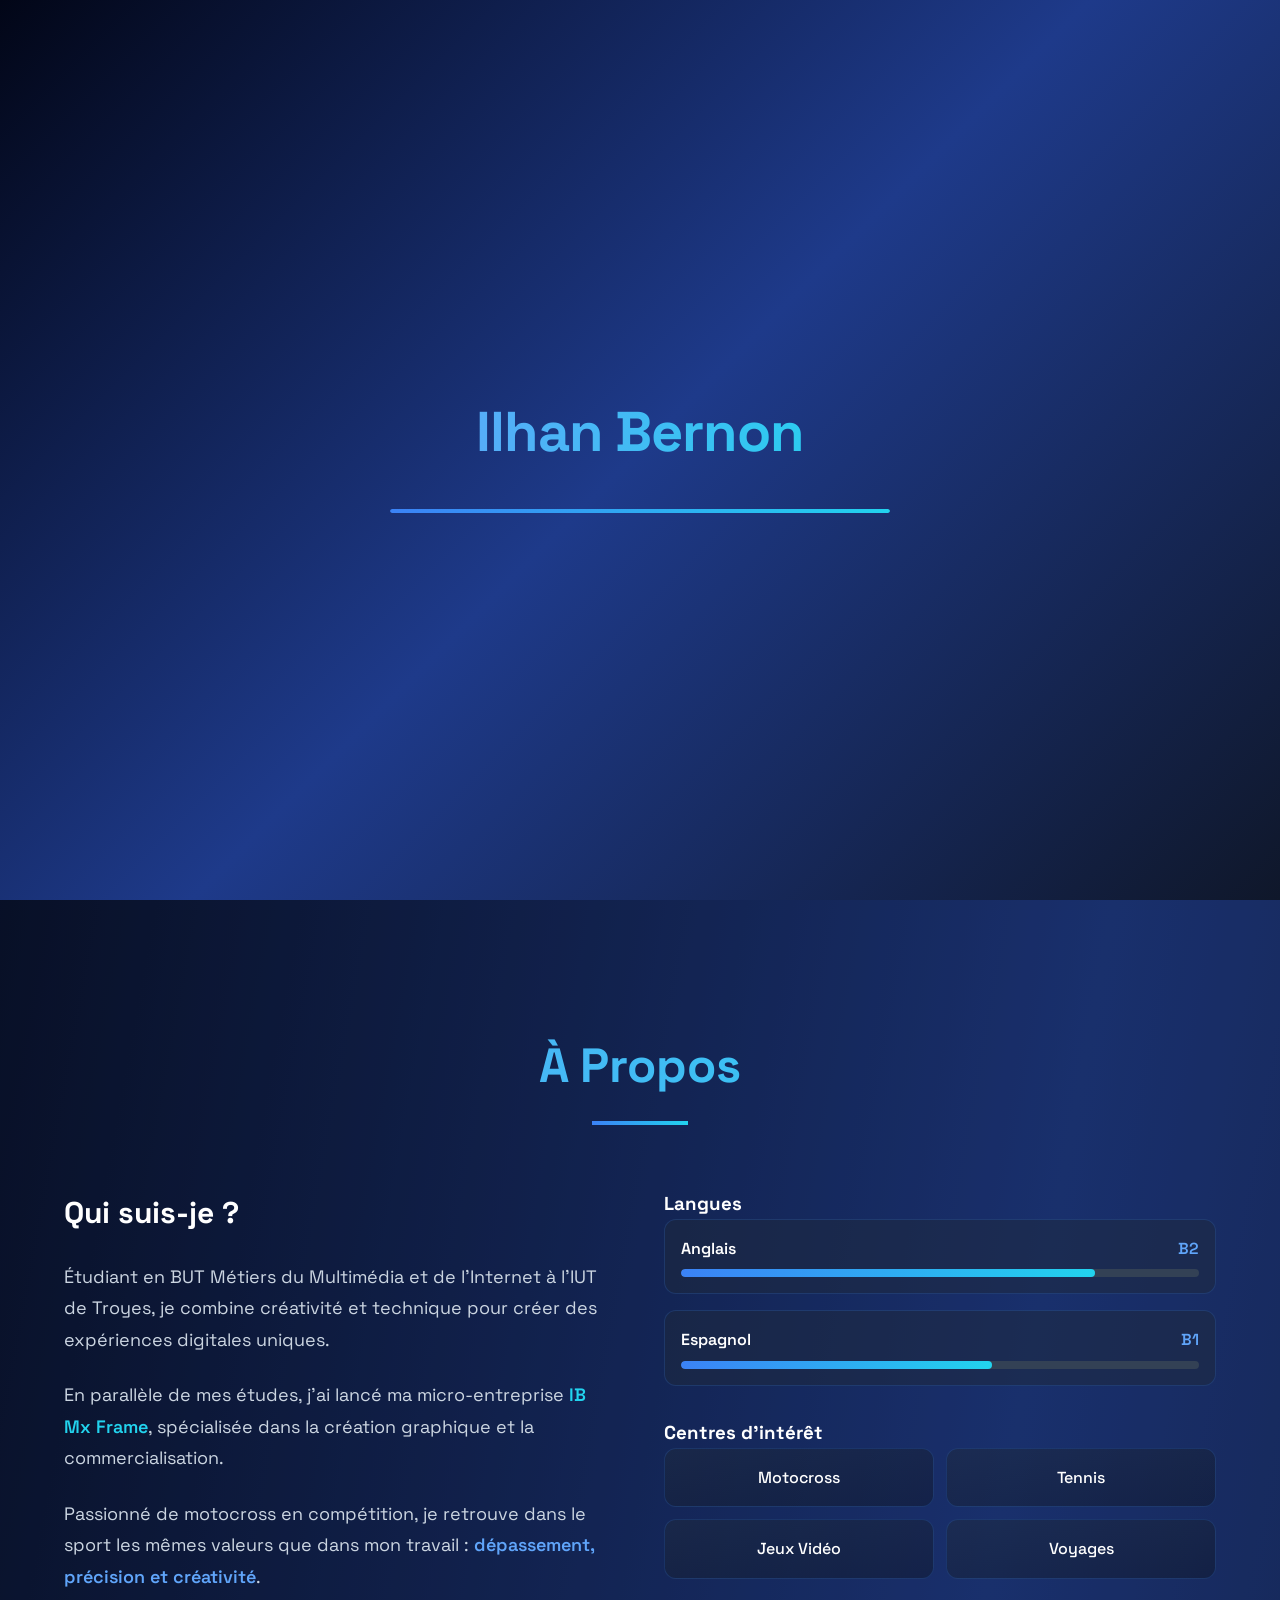
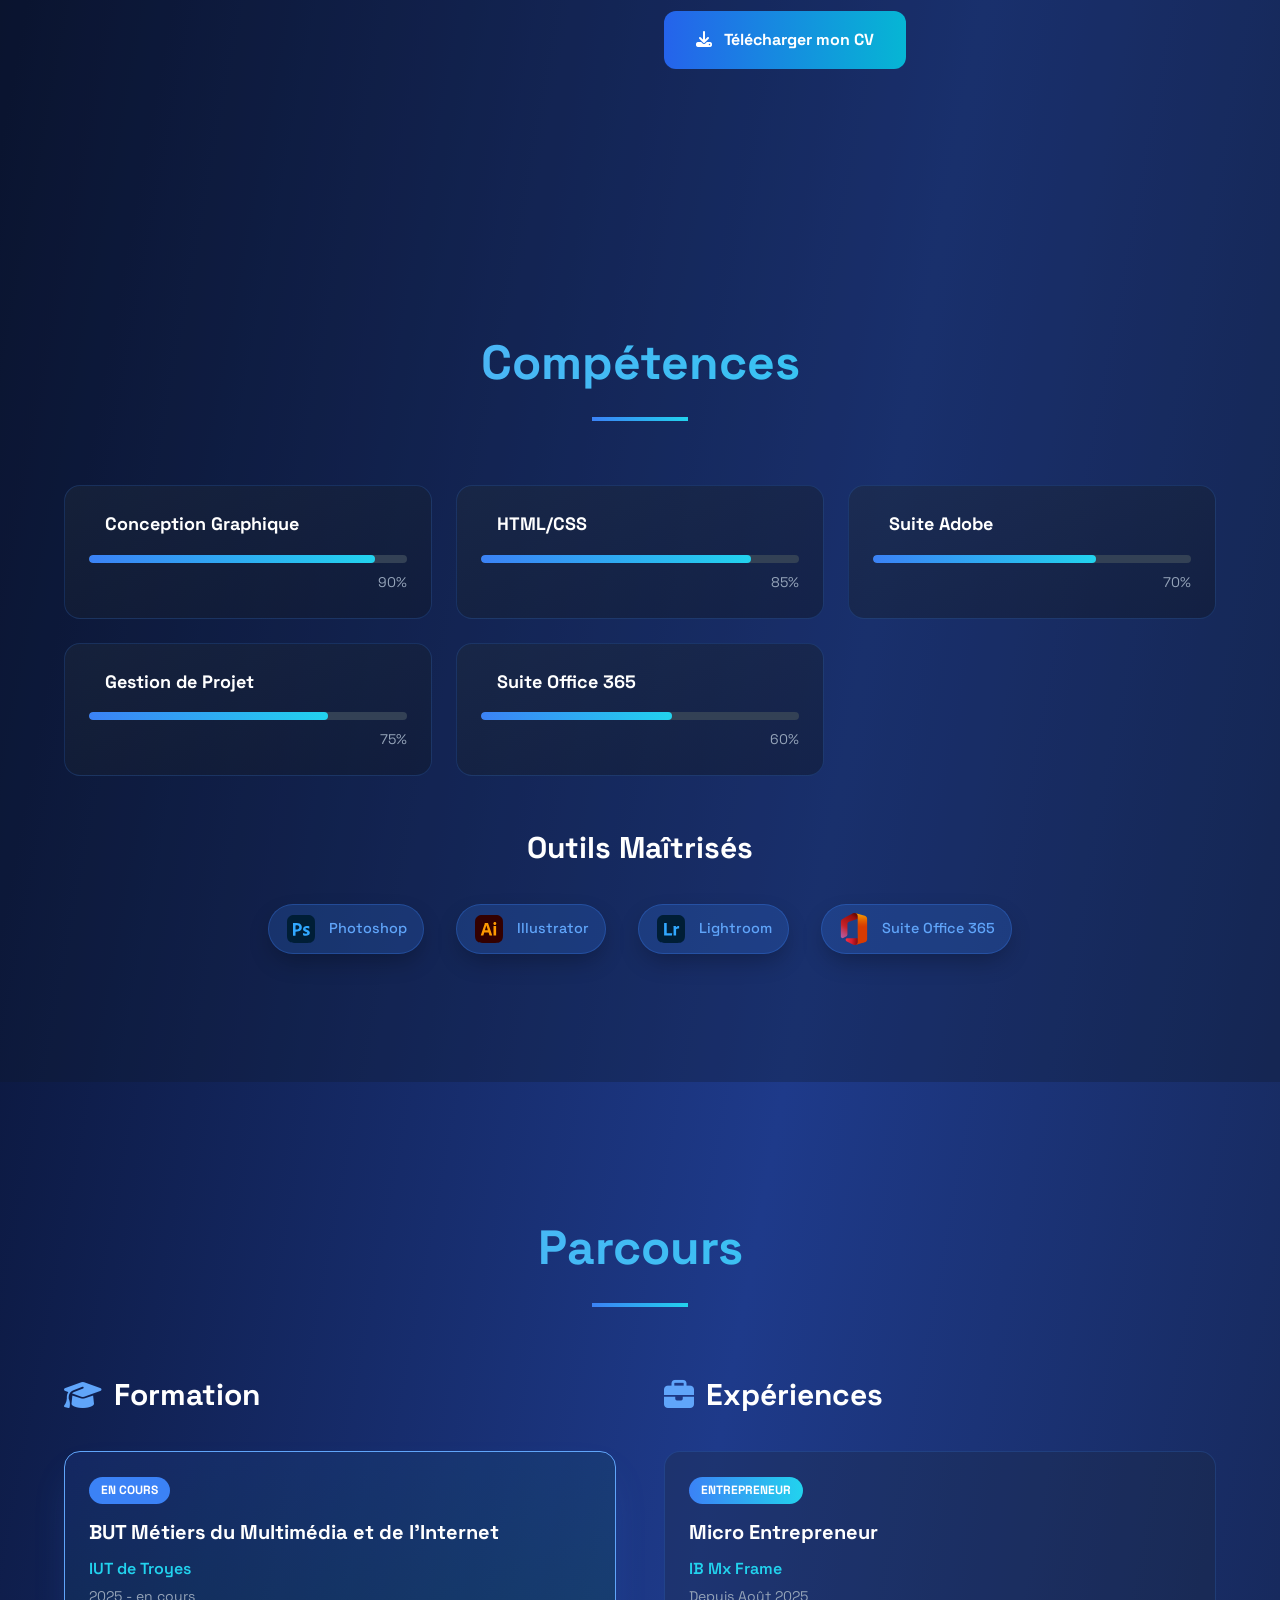
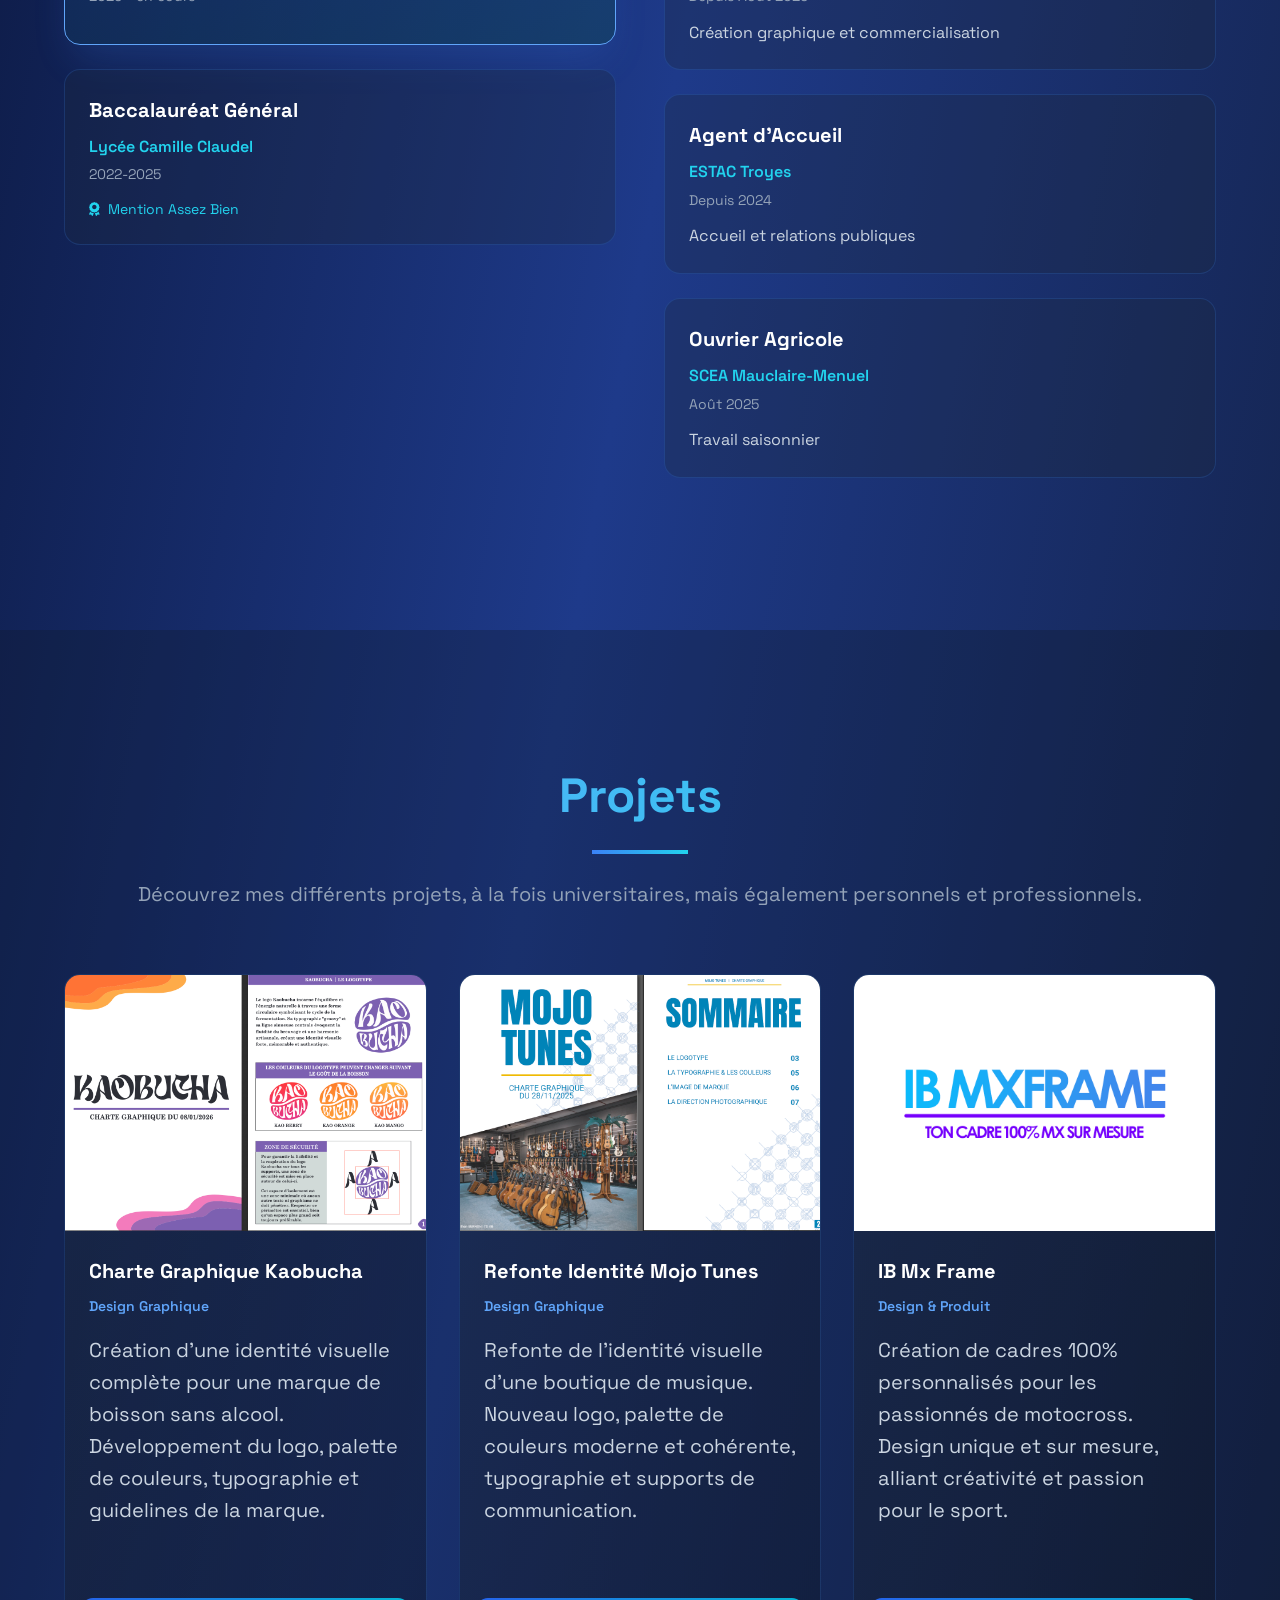
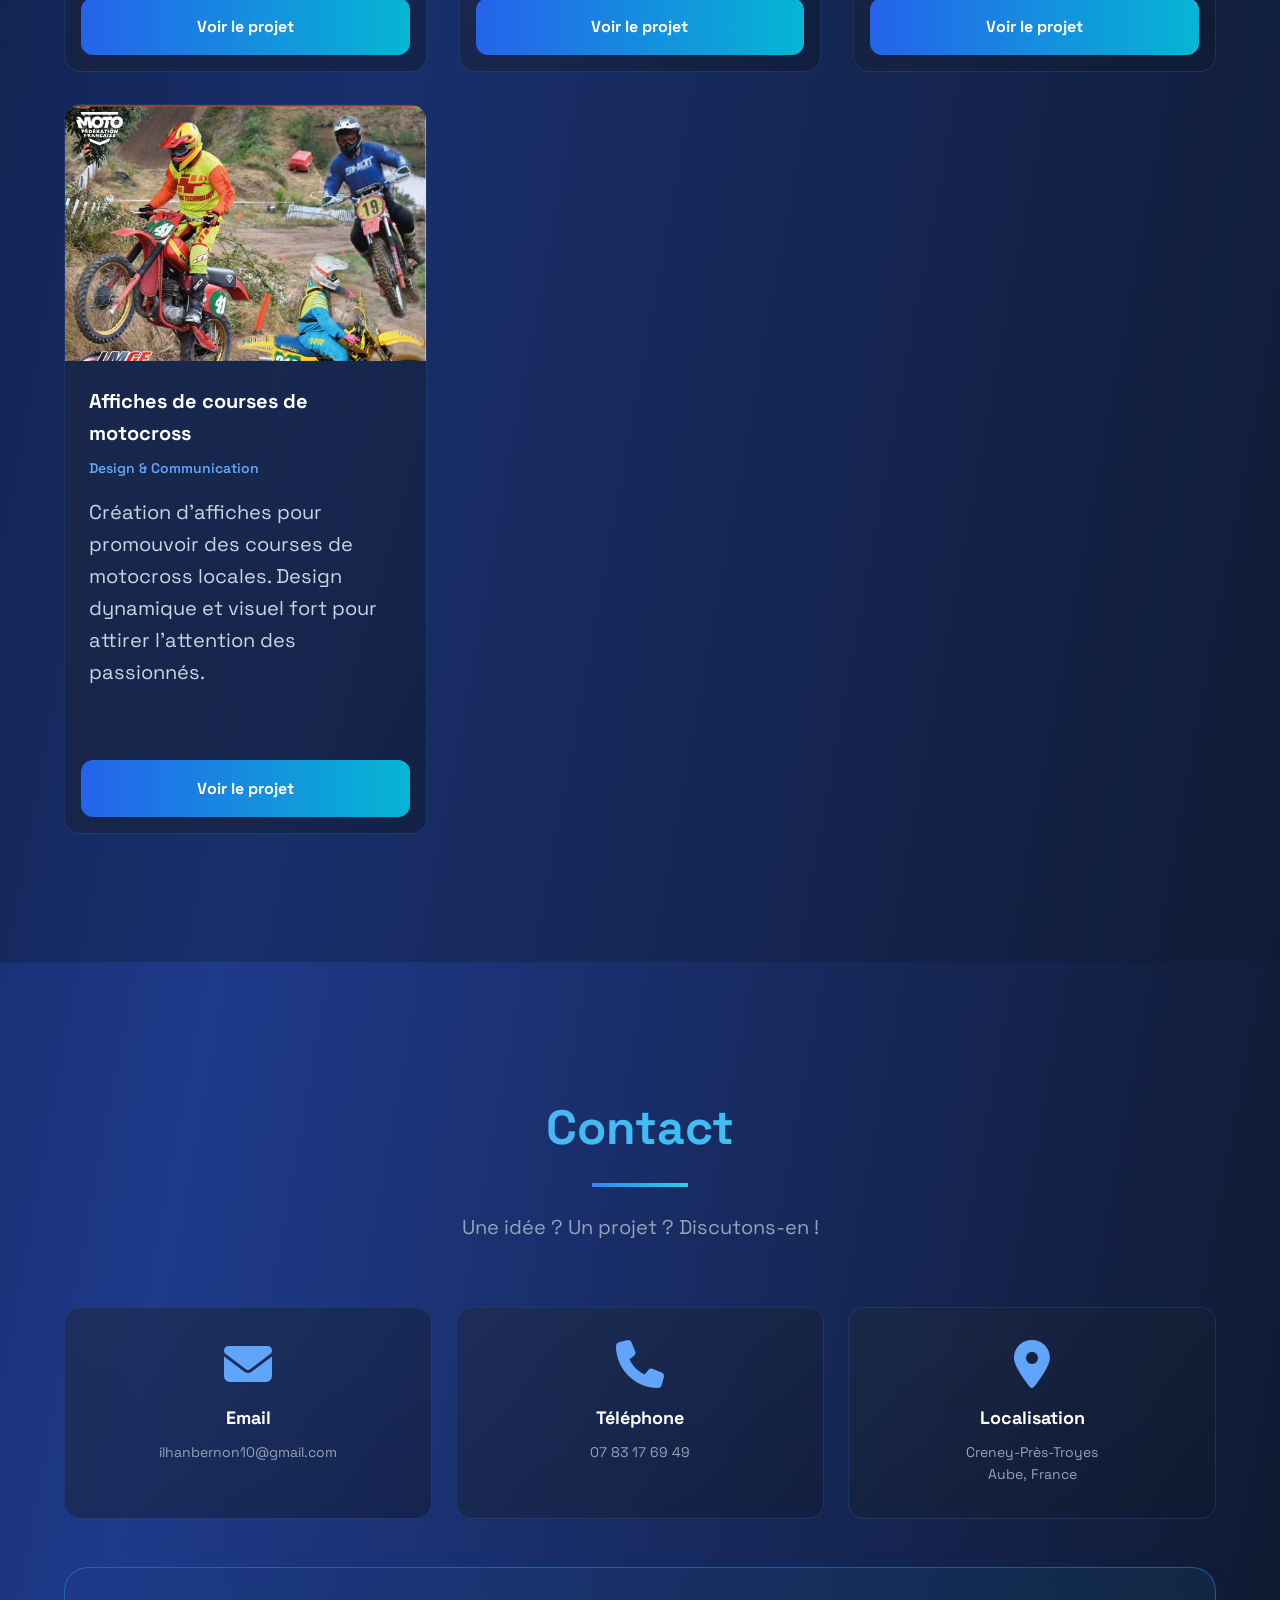
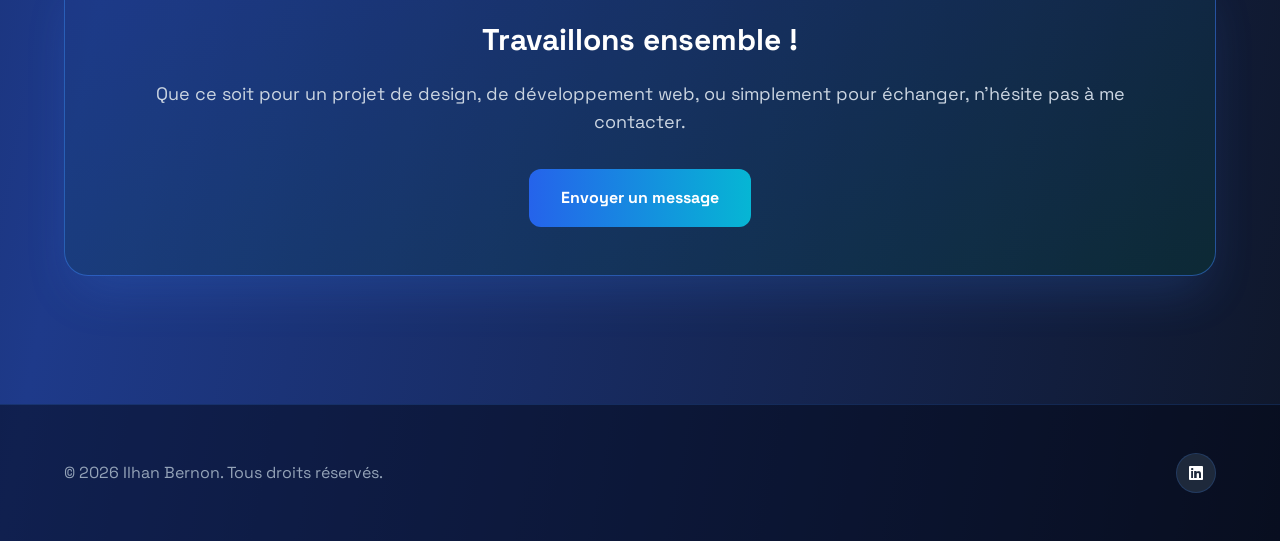
<file: index.html>
<!DOCTYPE html>
<html lang="fr">
<head>
    <meta charset="UTF-8">
    <meta name="viewport" content="width=device-width, initial-scale=1.0">
    <title>Ilhan Bernon - Portfolio</title>
    <link rel="stylesheet" href="https://cdnjs.cloudflare.com/ajax/libs/font-awesome/6.4.0/css/all.min.css">
    <link rel="preconnect" href="https://fonts.googleapis.com">
    <link rel="preconnect" href="https://fonts.gstatic.com" crossorigin>
    <meta name="description" content="Portfolio d'Ilhan Bernon, étudiant en MMI et créateur graphique. Découvrez mes projets et compétences en design et développement web.">
    <link href="https://fonts.googleapis.com/css2?family=Space+Grotesk:wght@300;400;500;600;700&display=swap" rel="stylesheet">
    <link rel="stylesheet" href="style.css">
</head>
<body>
    <!-- Loader -->
    <div id="loader" class="loader">
        <div class="loader-content">
            <div class="loader-text">
                <span class="loader-name">Ilhan Bernon</span>
            </div>
            <div class="loader-bar">
                <div class="loader-progress"></div>
            </div>
        </div>
    </div>

    <!-- Navigation -->
    <nav id="navbar">
        <div class="nav-container">
            <div class="logo">Ilhan Bernon</div>
            
            <!-- Desktop Navigation -->
            <div class="nav-links">
                <a href="#home" class="nav-link active">Accueil</a>
                <a href="#about" class="nav-link">À Propos</a>
                <a href="#skills" class="nav-link">Compétences</a>
                <a href="#experience" class="nav-link">Parcours</a>
                <a href="#projects" class="nav-link">Projets</a>
                <a href="#contact" class="nav-link">Contact</a>
            </div>

            <!-- Mobile Menu Button -->
            <button class="mobile-menu-btn" id="mobileMenuBtn">
                <i class="fas fa-bars"></i>
            </button>
        </div>

        <!-- Mobile Navigation -->
        <div class="mobile-nav" id="mobileNav">
            <a href="#home" class="mobile-nav-link">Accueil</a>
            <a href="#about" class="mobile-nav-link">À Propos</a>
            <a href="#skills" class="mobile-nav-link">Compétences</a>
            <a href="#experience" class="mobile-nav-link">Parcours</a>
            <a href="#projects" class="mobile-nav-link">Projets</a>
            <a href="#contact" class="mobile-nav-link">Contact</a>
        </div>
    </nav>

    <!-- Hero Section -->
    <section id="home" class="hero">
        <!-- Animated Background -->
        <div class="hero-bg">
            <div class="blob blob-1"></div>
            <div class="blob blob-2"></div>
            <div class="blob blob-3"></div>
        </div>

        <div class="container hero-content">
            <div class="hero-grid">
                <!-- Text Content -->
                <div class="hero-text fade-in-left">
                    <div class="badge">
                        <span>Étudiant MMI • Parcours Création/Communication</span>
                    </div>
                    
                    <h1 class="hero-title">
                        <span class="title-line-1">Ilhan</span>
                        <span class="title-line-2">Bernon</span>
                    </h1>
                    
                    <p class="hero-description">
                        Passionné par le <span class="highlight-cyan">design</span> et le <span class="highlight-blue">développement web</span>, 
                        je transforme les idées en expériences numériques mémorables.
                    </p>

                    <div class="hero-buttons">
                        <a href="#contact" class="btn btn-primary">Me Contacter</a>
                        <a href="#projects" class="btn btn-secondary">Voir Mes Projets</a>
                    </div>

                    <!-- Quick Info -->
                    <div class="quick-info">
                        <div class="info-item">
                            <i class="fas fa-map-marker-alt"></i>
                            <span>Troyes, France</span>
                        </div>
                        <div class="info-item">
                            <i class="fas fa-graduation-cap"></i>
                            <span>IUT de Troyes</span>
                        </div>
                    </div>
                </div>

                <!-- Image/Visual -->
                <div class="hero-image fade-in-right">
                    <div class="image-container">
                        <!-- Decorative Elements -->
                        <div class="deco-blob deco-1"></div>
                        <div class="deco-blob deco-2"></div>
                        
                        <!-- Main Container -->
                        <div class="profile-card">
                            <div class="profile-overlay"></div>
                            
                            <!-- Profile Photo -->
                            <img src="profile.jpg" alt="Ilhan Bernon" class="profile-img">

                            <!-- Floating Icon -->
                            <div class="floating-icon">
                                <i class="fas fa-sparkles"></i>
                            </div>
                        </div>
                    </div>
                </div>
            </div>
        </div>
    </section>

    <!-- About Section -->
    <section id="about" class="about">
        <div class="container">
            <div class="section-header">
                <h2 class="section-title">À Propos</h2>
                <div class="title-underline"></div>
            </div>

            <div class="about-grid">
                <div class="about-text">
                    <h3>Qui suis-je ?</h3>
                    <p>
                        Étudiant en BUT Métiers du Multimédia et de l'Internet à l'IUT de Troyes, 
                        je combine créativité et technique pour créer des expériences digitales uniques.
                    </p>
                    <p>
                        En parallèle de mes études, j'ai lancé ma micro-entreprise <span class="highlight-cyan">IB Mx Frame</span>, 
                        spécialisée dans la création graphique et la commercialisation.
                    </p>
                    <p>
                        Passionné de motocross en compétition, je retrouve dans le sport les mêmes valeurs 
                        que dans mon travail : <span class="highlight-blue">dépassement, précision et créativité</span>.
                    </p>
                </div>

                <div class="about-details">
                    <h3>Langues</h3>
                    <div class="language-bars">
                        <div class="language-item">
                            <div class="language-header">
                                <span>Anglais</span>
                                <span class="level">B2</span>
                            </div>
                            <div class="progress-bar">
                                <div class="progress-fill" style="width: 80%"></div>
                            </div>
                        </div>
                        <div class="language-item">
                            <div class="language-header">
                                <span>Espagnol</span>
                                <span class="level">B1</span>
                            </div>
                            <div class="progress-bar">
                                <div class="progress-fill" style="width: 60%"></div>
                            </div>
                        </div>
                    </div>

                    <h3 style="margin-top: 2rem;">Centres d'intérêt</h3>
                    <div class="hobbies-grid">
                        <div class="hobby-card">Motocross</div>
                        <div class="hobby-card">Tennis</div>
                        <div class="hobby-card">Jeux Vidéo</div>
                        <div class="hobby-card">Voyages</div>
                    </div>

                    <div style="margin-top: 2rem;">
                        <a href="files/Ilhan_Bernon_CV.pdf" download class="btn btn-primary" style="display: inline-block;">
                            <i class="fas fa-download" style="margin-right: 0.5rem;"></i>
                            Télécharger mon CV
                        </a>
                    </div>
                </div>
            </div>
        </div>
    </section>

    <!-- Skills Section -->
    <section id="skills" class="skills">
        <div class="container">
            <div class="section-header">
                <h2 class="section-title">Compétences</h2>
                <div class="title-underline"></div>
            </div>

            <div class="skills-grid">
                <div class="skill-card">
                    <div class="skill-header">
                        <div class="skill-icon"></div>
                        <h3>Conception Graphique</h3>
                    </div>
                    <div class="progress-bar">
                        <div class="progress-fill" style="width: 90%"></div>
                    </div>
                    <div class="skill-percent">90%</div>
                </div>

                <div class="skill-card">
                    <div class="skill-header">
                        <div class="skill-icon"></div>
                        <h3>HTML/CSS</h3>
                    </div>
                    <div class="progress-bar">
                        <div class="progress-fill" style="width: 85%"></div>
                    </div>
                    <div class="skill-percent">85%</div>
                </div>

                <div class="skill-card">
                    <div class="skill-header">
                        <div class="skill-icon"></div>
                        <h3>Suite Adobe</h3>
                    </div>
                    <div class="progress-bar">
                        <div class="progress-fill" style="width: 70%"></div>
                    </div>
                    <div class="skill-percent">70%</div>
                </div>

                <div class="skill-card">
                    <div class="skill-header">
                        <div class="skill-icon"></div>
                        <h3>Gestion de Projet</h3>
                    </div>
                    <div class="progress-bar">
                        <div class="progress-fill" style="width: 75%"></div>
                    </div>
                    <div class="skill-percent">75%</div>
                </div>

                <div class="skill-card">
                    <div class="skill-header">
                        <div class="skill-icon"></div>
                        <h3>Suite Office 365</h3>
                    </div>
                    <div class="progress-bar">
                        <div class="progress-fill" style="width: 60%"></div>
                    </div>
                    <div class="skill-percent">60%</div>
                </div>
            </div>

            <!-- Tools -->
            <div class="tools-section">
                <h3>Outils Maîtrisés</h3>
                <div class="tools-grid">
                    <div class="tool-badge tool-ps">
                        <img src="images/aps.svg" alt="Adobe Photoshop" class="tool-icon">
                        Photoshop
                    </div>
                    <div class="tool-badge tool-ai">
                        <img src="images/ai.svg" alt="Adobe Illustrator" class="tool-icon">
                        Illustrator
                    </div>
                    <div class="tool-badge tool-lr">
                        <img src="images/alr.svg" alt="Adobe Lightroom" class="tool-icon">
                        Lightroom
                    </div>
                    <div class="tool-badge tool-office">
                        <img src="images/office-2.svg" alt="Office 365" class="tool-icon">
                        Suite Office 365
                    </div>
                </div>
            </div>
        </div>
    </section>

    <!-- Experience Section -->
    <section id="experience" class="experience">
        <div class="container">
            <div class="section-header">
                <h2 class="section-title">Parcours</h2>
                <div class="title-underline"></div>
            </div>

            <div class="experience-grid">
                <!-- Education -->
                <div class="experience-column">
                    <h3 class="column-title">
                        <i class="fas fa-graduation-cap"></i>
                        Formation
                    </h3>
                    
                    <div class="timeline-item current">
                        <div class="current-badge">EN COURS</div>
                        <h4>BUT Métiers du Multimédia et de l'Internet</h4>
                        <div class="item-subtitle">IUT de Troyes</div>
                        <div class="item-date">2025 - en cours</div>
                    </div>

                    <div class="timeline-item">
                        <h4>Baccalauréat Général</h4>
                        <div class="item-subtitle">Lycée Camille Claudel</div>
                        <div class="item-date">2022-2025</div>
                        <div class="item-mention">
                            <i class="fas fa-award"></i>
                            Mention Assez Bien
                        </div>
                    </div>
                </div>

                <!-- Professional Experience -->
                <div class="experience-column">
                    <h3 class="column-title">
                        <i class="fas fa-briefcase"></i>
                        Expériences
                    </h3>

                    <div class="timeline-item">
                        <div class="entrepreneur-badge">ENTREPRENEUR</div>
                        <h4>Micro Entrepreneur</h4>
                        <div class="item-subtitle">IB Mx Frame</div>
                        <div class="item-date">Depuis Août 2025</div>
                        <p>Création graphique et commercialisation</p>
                    </div>

                    <div class="timeline-item">
                        <h4>Agent d'Accueil</h4>
                        <div class="item-subtitle">ESTAC Troyes</div>
                        <div class="item-date">Depuis 2024</div>
                        <p>Accueil et relations publiques</p>
                    </div>

                    <div class="timeline-item">
                        <h4>Ouvrier Agricole</h4>
                        <div class="item-subtitle">SCEA Mauclaire-Menuel</div>
                        <div class="item-date">Août 2025</div>
                        <p>Travail saisonnier</p>
                    </div>
                </div>
            </div>
        </div>
    </section>

    <!-- Projects Section -->
    <section id="projects" class="projects">
        <div class="container">
            <div class="section-header">
                <h2 class="section-title">Projets</h2>
                <div class="title-underline"></div>
                <p class="section-subtitle">Découvrez mes différents projets, à la fois universitaires, mais également personnels et professionnels.</p>
            </div>

            <div class="projects-grid">
                <div class="project-card">
                    <a href="kaobucha.html" style="text-decoration: none; color: inherit;">
                        <div class="project-image">
                            <img src="images/kaobucha.png" alt="Charte Graphique Kaobucha">
                        </div>
                        <div class="project-info">
                            <h3>Charte Graphique Kaobucha</h3>
                            <p class="project-category">Design Graphique</p>
                            <p class="project-description">Création d'une identité visuelle complète pour une marque de boisson sans alcool. Développement du logo, palette de couleurs, typographie et guidelines de la marque.</p>
                        </div>
                    </a>
                    <a href="kaobucha.html" class="btn btn-primary" style="display: block; text-align: center; margin: 1rem;">Voir le projet</a>
                </div>
                <div class="project-card">
                    <div class="project-image">
                        <img src="images/mojo-tunes.png" alt="Identité Mojo Tunes">
                    </div>
                    <div class="project-info">
                        <h3>Refonte Identité Mojo Tunes</h3>
                        <p class="project-category">Design Graphique</p>
                        <p class="project-description">Refonte de l'identité visuelle d'une boutique de musique. Nouveau logo, palette de couleurs moderne et cohérente, typographie et supports de communication.</p>
                    </div>
                    <a href="mojotunes.html" class="btn btn-primary" style="display: block; text-align: center; margin: 1rem;">Voir le projet</a>
                </div>
                <div class="project-card">
                    <div class="project-image">
                        <img src="images/ibmxframe.png" alt="IB Mx Frame">
                    </div>
                    <div class="project-info">
                        <h3>IB Mx Frame</h3>
                        <p class="project-category">Design & Produit</p>
                        <p class="project-description">Création de cadres 100% personnalisés pour les passionnés de motocross. Design unique et sur mesure, alliant créativité et passion pour le sport.</p>
                    </div>
                    <a href="ibmxframe.html" class="btn btn-primary" style="display: block; text-align: center; margin: 1rem;">Voir le projet</a>
                </div>
                <div class="project-card">
                    <div class="project-image">
                        <img src="images/FranceMC3C.jpg" alt="Affiches de courses de motocross">
                    </div>
                    <div class="project-info">
                        <h3>Affiches de courses de motocross</h3>
                        <p class="project-category">Design & Communication</p>
                        <p class="project-description">Création d'affiches pour promouvoir des courses de motocross locales. Design dynamique et visuel fort pour attirer l'attention des passionnés.</p>
                    </div>
                    <a href="mc3c.html" class="btn btn-primary" style="display: block; text-align: center; margin: 1rem;">Voir le projet</a>
                </div>
                </div>
            </div>
        </div>
    </section>

    <!-- Contact Section -->
    <section id="contact" class="contact">
        <div class="container">
            <div class="section-header">
                <h2 class="section-title">Contact</h2>
                <div class="title-underline"></div>
                <p class="section-subtitle">Une idée ? Un projet ? Discutons-en !</p>
            </div>

            <div class="contact-grid">
                <a href="mailto:ilhanbernon10@gmail.com" class="contact-card">
                    <i class="fas fa-envelope"></i>
                    <h3>Email</h3>
                    <p>ilhanbernon10@gmail.com</p>
                </a>

                <a href="tel:+33783176949" class="contact-card">
                    <i class="fas fa-phone"></i>
                    <h3>Téléphone</h3>
                    <p>07 83 17 69 49</p>
                </a>

                <div class="contact-card">
                    <i class="fas fa-map-marker-alt"></i>
                    <h3>Localisation</h3>
                    <p>Creney-Près-Troyes<br>Aube, France</p>
                </div>
            </div>

            <!-- CTA -->
            <div class="cta-box">
                <h3>Travaillons ensemble !</h3>
                <p>
                    Que ce soit pour un projet de design, de développement web, ou simplement pour échanger,
                    n'hésite pas à me contacter.
                </p>
                <a href="mailto:ilhanbernon10@gmail.com" class="btn btn-primary">Envoyer un message</a>
            </div>
        </div>
    </section>

    <!-- Footer -->
    <footer class="footer">
        <div class="container">
            <div class="footer-content">
                <div class="footer-text">
                    © 2026 Ilhan Bernon. Tous droits réservés.
                </div>
                <div class="social-links">
                    <a href="https://www.linkedin.com/in/ilhan-bernon-a350823ab/" class="social-link" target="_blank"><i class="fab fa-linkedin"></i></a>
                </div>
            </div>
        </div>
    </footer>

    <script src="script.js"></script>
</body>
</html>
</file>
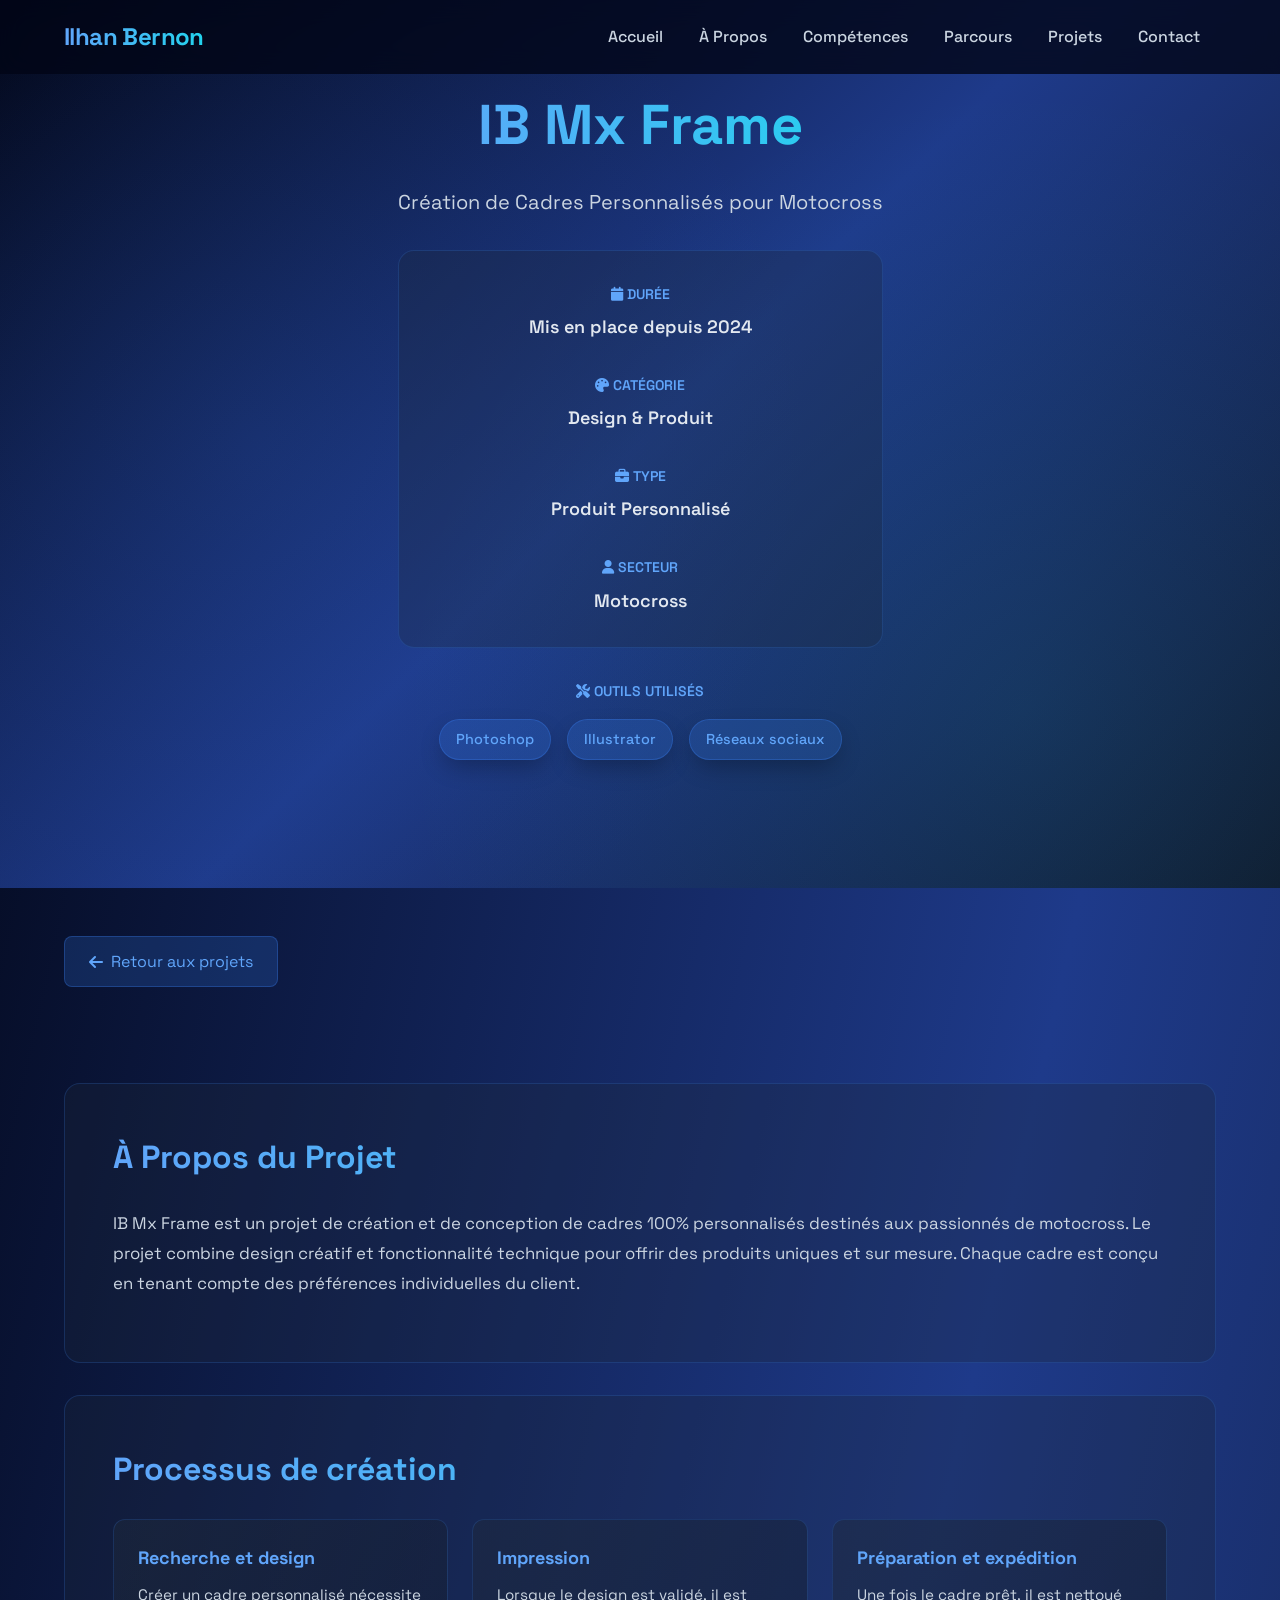
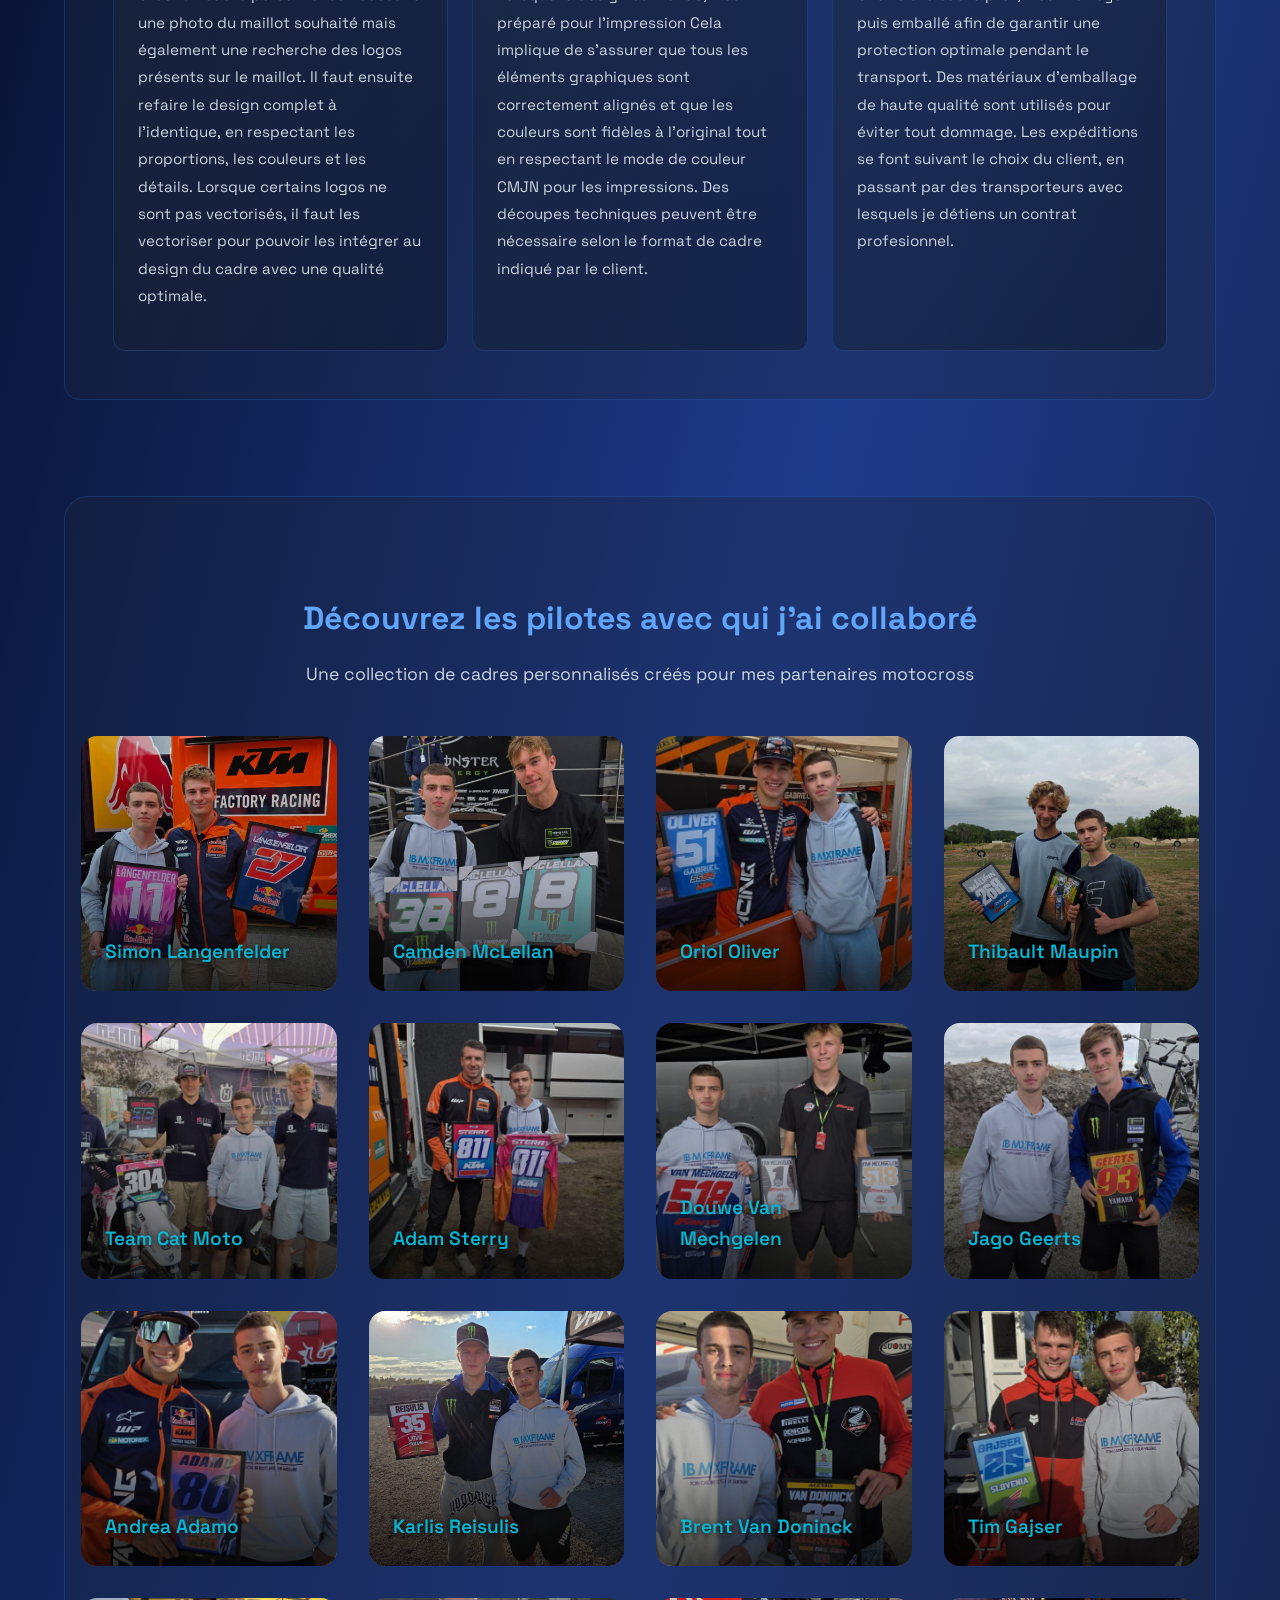
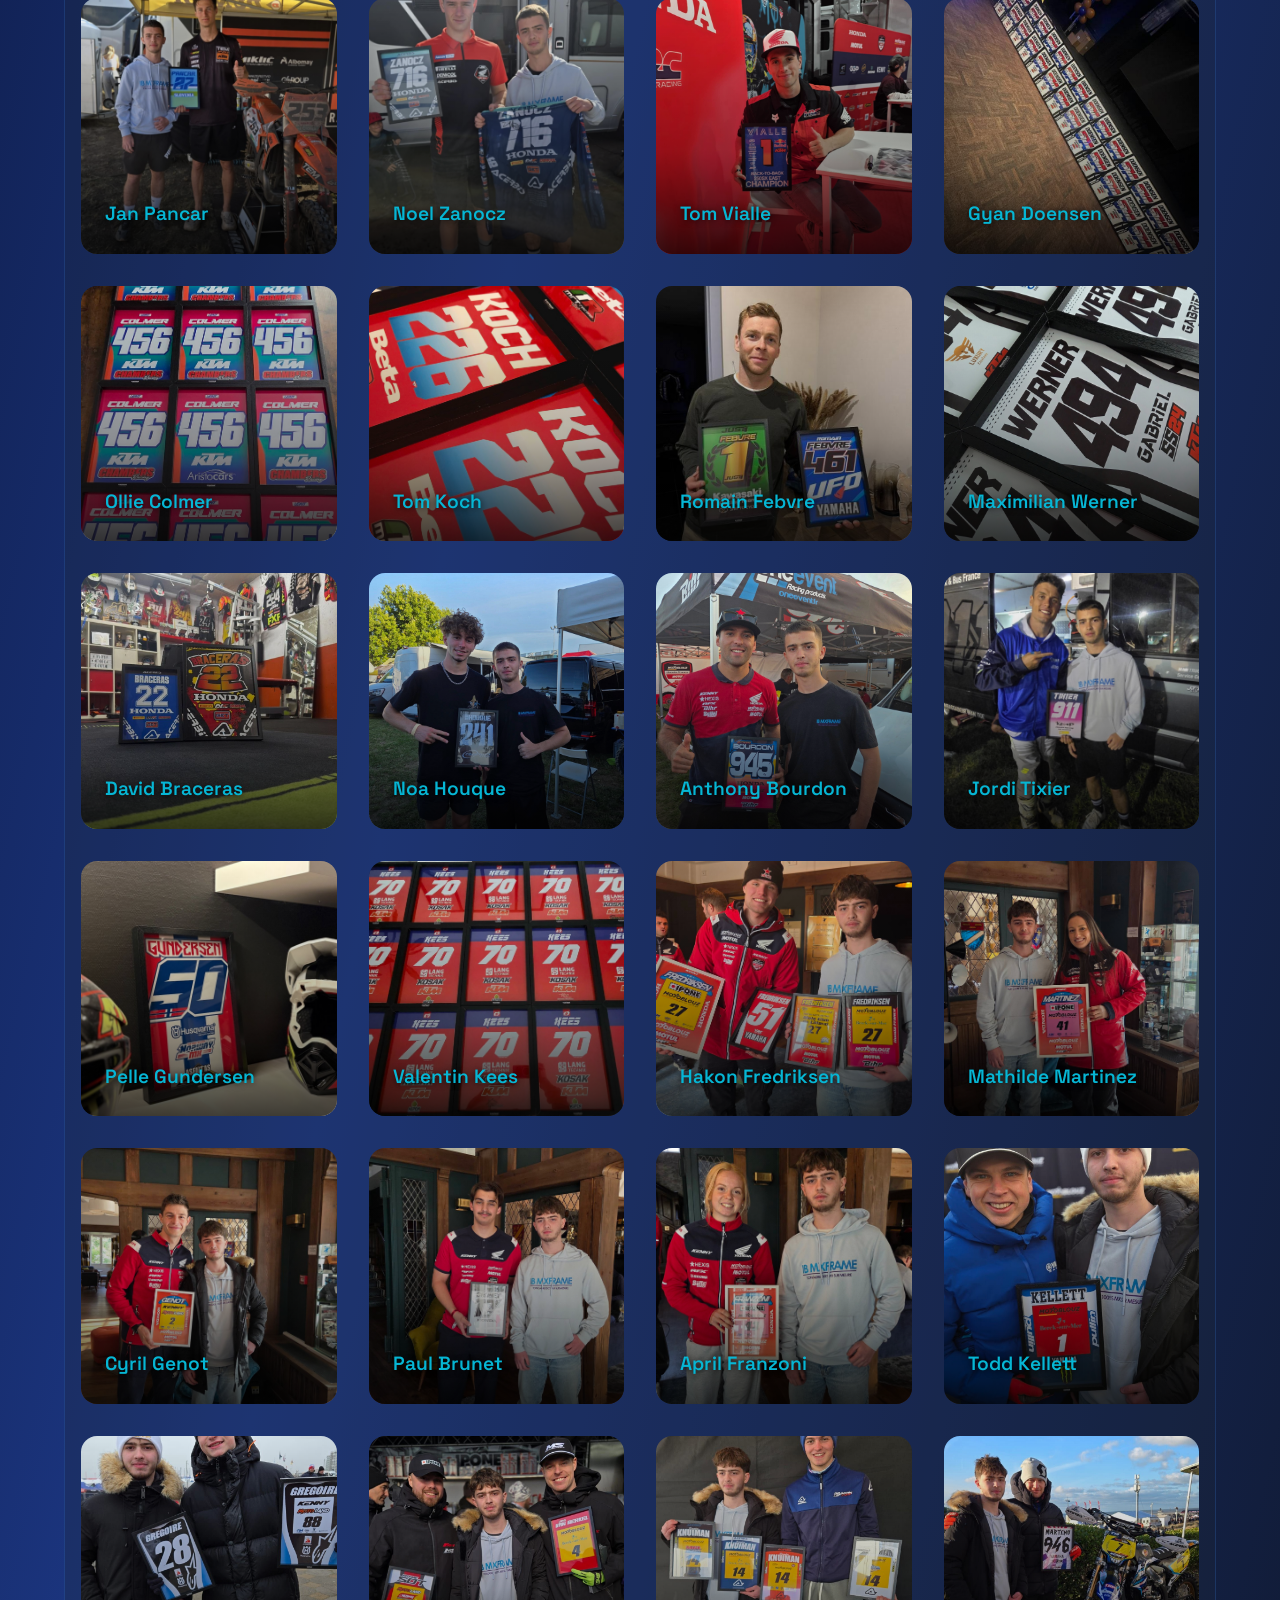
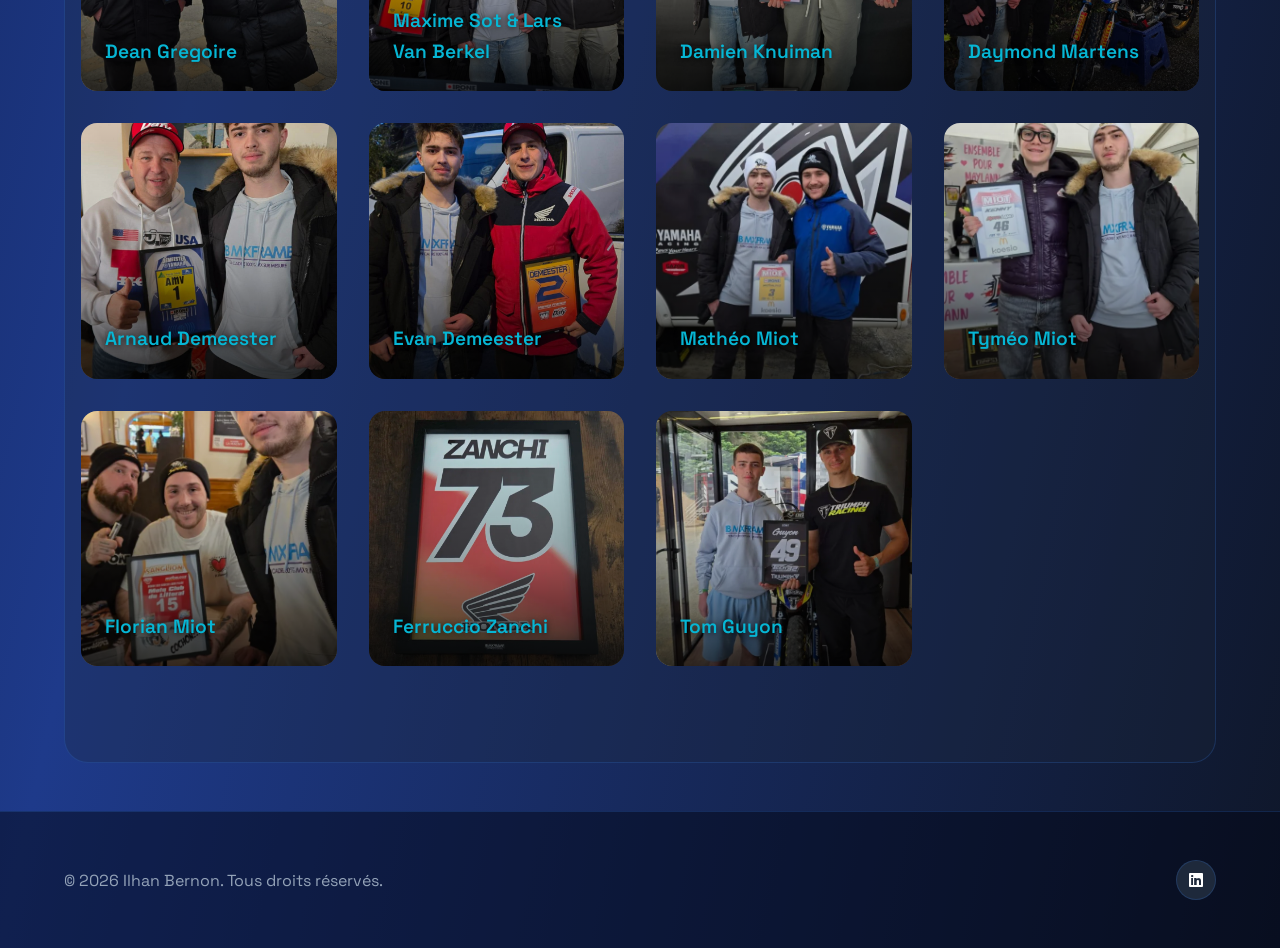
<file: ibmxframe.html>
<!DOCTYPE html>
<html lang="fr">
<head>
    <meta charset="UTF-8">
    <meta name="viewport" content="width=device-width, initial-scale=1.0">
    <title>IB Mx Frame - Cadres Motocross | Ilhan Bernon</title>
    <link rel="stylesheet" href="https://cdnjs.cloudflare.com/ajax/libs/font-awesome/6.4.0/css/all.min.css">
    <link rel="preconnect" href="https://fonts.googleapis.com">
    <link rel="preconnect" href="https://fonts.gstatic.com" crossorigin>
    <meta name="description" content="Création de cadres personnalisés pour motocross, alliant performance et design.">
    <link href="https://fonts.googleapis.com/css2?family=Space+Grotesk:wght@300;400;500;600;700&display=swap" rel="stylesheet">
    <link rel="stylesheet" href="style.css">
</head>
<body>
    <!-- Loader -->
    <div id="loader" class="loader">
        <div class="loader-content">
            <div class="loader-text">
                <span class="loader-name">Ilhan Bernon</span>
            </div>
            <div class="loader-bar">
                <div class="loader-progress"></div>
            </div>
        </div>
    </div>

    <!-- Navigation -->
    <nav id="navbar">
        <div class="nav-container">
            <a href="index.html" class="logo">Ilhan Bernon</a>
            
            <!-- Desktop Navigation -->
            <div class="nav-links">
                <a href="index.html#home" class="nav-link">Accueil</a>
                <a href="index.html#about" class="nav-link">À Propos</a>
                <a href="index.html#skills" class="nav-link">Compétences</a>
                <a href="index.html#experience" class="nav-link">Parcours</a>
                <a href="index.html#projects" class="nav-link">Projets</a>
                <a href="index.html#contact" class="nav-link">Contact</a>
            </div>

            <!-- Mobile Menu Button -->
            <button class="mobile-menu-btn" id="mobileMenuBtn">
                <i class="fas fa-bars"></i>
            </button>
        </div>

        <!-- Mobile Navigation -->
        <div class="mobile-nav" id="mobileNav">
            <a href="index.html#home" class="mobile-nav-link">Accueil</a>
            <a href="index.html#about" class="mobile-nav-link">À Propos</a>
            <a href="index.html#skills" class="mobile-nav-link">Compétences</a>
            <a href="index.html#experience" class="mobile-nav-link">Parcours</a>
            <a href="index.html#projects" class="mobile-nav-link">Projets</a>
            <a href="index.html#contact" class="mobile-nav-link">Contact</a>
        </div>
    </nav>

    <!-- Project Hero Section -->
    <section class="project-hero">
        <div class="project-hero-content">
            <h1>IB Mx Frame</h1>
            <p class="project-description">Création de Cadres Personnalisés pour Motocross</p>
            
            <!-- Project Meta Grid -->
            <div class="project-meta-grid">
                <div class="meta-block">
                    <div class="meta-label">
                        <i class="fas fa-calendar"></i> DURÉE
                    </div>
                    <div class="meta-value">Mis en place depuis 2024</div>
                </div>
                
                <div class="meta-block">
                    <div class="meta-label">
                        <i class="fas fa-palette"></i> CATÉGORIE
                    </div>
                    <div class="meta-value">Design & Produit</div>
                </div>
                
                <div class="meta-block">
                    <div class="meta-label">
                        <i class="fas fa-briefcase"></i> TYPE
                    </div>
                    <div class="meta-value">Produit Personnalisé</div>
                </div>
                
                <div class="meta-block">
                    <div class="meta-label">
                        <i class="fas fa-user"></i> SECTEUR
                    </div>
                    <div class="meta-value">Motocross</div>
                </div>
            </div>

            <!-- Tools Used -->
            <div class="tools-section">
                <div class="tools-label">
                    <i class="fas fa-tools"></i> OUTILS UTILISÉS
                </div>
                <div class="tools-container">
                    <span class="tool-badge">Photoshop</span>
                    <span class="tool-badge">Illustrator</span>
                    <span class="tool-badge">Réseaux sociaux</span>
                </div>
            </div>
        </div>
    </section>

    <!-- Main Content -->
    <main class="container">
        <a href="index.html#projects" class="back-button">
            <i class="fas fa-arrow-left"></i>
            Retour aux projets
        </a>

        <!-- Project Overview -->
        <section class="project-section">
            <div class="section-content">
                <h2>À Propos du Projet</h2>
                <p>
                    IB Mx Frame est un projet de création et de conception de cadres 100% personnalisés destinés aux passionnés de motocross. 
                    Le projet combine design créatif et fonctionnalité technique pour offrir des produits uniques et sur mesure. 
                    Chaque cadre est conçu en tenant compte des préférences individuelles du client.
                </p>
            </div>

            <div class="section-content">
                <h2>Processus de création</h2>
                <div class="features-grid">
                    <div class="feature-card">
                        <h3>Recherche et design</h3>
                        <p>Créer un cadre personnalisé nécessite une photo du maillot souhaité mais également une recherche des logos présents sur le maillot.
                            Il faut ensuite refaire le design complet à l'identique, en respectant les proportions, les couleurs et les détails. Lorsque certains logos
                            ne sont pas vectorisés, il faut les vectoriser pour pouvoir les intégrer au design du cadre avec une qualité optimale.
                        </p>
                    </div>
                    <div class="feature-card">
                        <h3>Impression</h3>
                        <p>Lorsque le design est validé, il est préparé pour l'impression Cela implique de s'assurer que tous les éléments graphiques sont correctement alignés et que les couleurs sont fidèles à l'original
                            tout en respectant le mode de couleur CMJN pour les impressions. Des découpes techniques peuvent être nécessaire selon le format de cadre indiqué
                        par le client.</p>
                    </div>
                    <div class="feature-card">
                        <h3>Préparation et expédition</h3>
                        <p>Une fois le cadre prêt, il est nettoyé puis emballé afin de garantir une protection optimale pendant le transport. Des matériaux d'emballage de haute qualité sont utilisés pour éviter tout dommage.
                            Les expéditions se font suivant le choix du client, en passant par des transporteurs avec lesquels je détiens un contrat profesionnel.
                        </p>
                    </div>
                </div>
            </div>
        </section>

        <!-- Gallery Section -->
        <section class="gallery-section">
            <h2 class="gallery-title">Découvrez les pilotes avec qui j'ai collaboré</h2>
            <p class="gallery-subtitle">Une collection de cadres personnalisés créés pour mes partenaires motocross</p>

            <div class="gallery-grid">
                <div class="gallery-item">
                    <img src="/images/ibmxframe/langenfelder.jpg" alt="Cadre Simon Langenfelder">
                    <div class="gallery-overlay">
                        <h3>Simon Langenfelder</h3>
                    </div>
                </div>
                <div class="gallery-item">
                    <img src="/images/ibmxframe/mclellan.jpg" alt="Cadre Camden McLellan">
                    <div class="gallery-overlay">
                        <h3>Camden McLellan</h3>
                    </div>
                </div>
                <div class="gallery-item">
                    <img src="/images/ibmxframe/oliver.jpg" alt="Cadre Oriol Oliver">
                    <div class="gallery-overlay">
                        <h3>Oriol Oliver</h3>
                    </div>
                </div>
                <div class="gallery-item">
                    <img src="/images/ibmxframe/maupin.jpg" alt="Cadre Thibault Maupin" >
                    <div class="gallery-overlay">
                        <h3>Thibault Maupin</h3>
                    </div>
                </div>
                <div class="gallery-item">
                    <img src="/images/ibmxframe/catmoto.jpg" alt="Cadre Team Cat Moto">
                    <div class="gallery-overlay">
                        <h3>Team Cat Moto</h3>
                    </div>
                </div>
                <div class="gallery-item">
                    <img src="/images/ibmxframe/sterry.jpg" alt="Cadre Adam Sterry">
                    <div class="gallery-overlay">
                        <h3>Adam Sterry</h3>
                    </div>
                </div>
                <div class="gallery-item">
                    <img src="/images/ibmxframe/van_mechgelen.jpg" alt="Cadre Douwe Van Mechgelen">
                    <div class="gallery-overlay">
                        <h3>Douwe Van Mechgelen</h3>
                    </div>
                </div>
                <div class="gallery-item">
                    <img src="/images/ibmxframe/geerts.jpg" alt="Cadre Jago Geerts">
                    <div class="gallery-overlay">
                        <h3>Jago Geerts</h3>
                    </div>
                </div>
                <div class="gallery-item">
                    <img src="/images/ibmxframe/adamo.jpg" alt="Cadre Andrea Adamo">
                    <div class="gallery-overlay">
                        <h3>Andrea Adamo</h3>
                    </div>
                </div>
                <div class="gallery-item">
                    <img src="/images/ibmxframe/reisulis.jpg" alt="Cadre Karlis Reisulis">
                    <div class="gallery-overlay">
                        <h3>Karlis Reisulis</h3>
                    </div>
                </div>
                <div class="gallery-item">
                    <img src="/images/ibmxframe/van_doninck.jpg" alt="Cadre Brent Van Doninck">
                    <div class="gallery-overlay">
                        <h3>Brent Van Doninck</h3>
                    </div>
                </div>
                <div class="gallery-item">
                    <img src="/images/ibmxframe/gajser.jpg" alt="Cadre Tim Gajser">
                    <div class="gallery-overlay">
                        <h3>Tim Gajser</h3>
                    </div>
                </div>
                <div class="gallery-item">
                    <img src="/images/ibmxframe/pancar.jpg" alt="Cadre Jan Pancar">
                    <div class="gallery-overlay">
                        <h3>Jan Pancar</h3>
                    </div>
                </div>
                <div class="gallery-item">
                    <img src="/images/ibmxframe/zanocz.jpg" alt="Cadre Noel Zanocz">
                    <div class="gallery-overlay">
                        <h3>Noel Zanocz</h3>
                    </div>
                </div>
                <div class="gallery-item">
                    <img src="/images/ibmxframe/vialle.jpg" alt="Cadre Tom Vialle">
                    <div class="gallery-overlay">
                        <h3>Tom Vialle</h3>
                    </div>
                </div>
                <div class="gallery-item">
                    <img src="/images/ibmxframe/doensen.jpg" alt="Cadre Gyan Doensen">
                    <div class="gallery-overlay">
                        <h3>Gyan Doensen</h3>
                    </div>
                </div>
                <div class="gallery-item">
                    <img src="/images/ibmxframe/colmer.jpg" alt="Cadre Ollie Colmer">
                    <div class="gallery-overlay">
                        <h3>Ollie Colmer</h3>
                    </div>
                </div>
                <div class="gallery-item">
                    <img src="/images/ibmxframe/koch.jpg" alt="Cadre Tom Koch">
                    <div class="gallery-overlay">
                        <h3>Tom Koch</h3>
                    </div>
                </div>
                <div class="gallery-item">
                    <img src="/images/ibmxframe/febvre.jpg" alt="Cadre Romain Febvre">
                    <div class="gallery-overlay">
                        <h3>Romain Febvre</h3>
                    </div>
                </div>
                <div class="gallery-item">
                    <img src="/images/ibmxframe/werner.jpg" alt="Cadre Maximilian Werner">
                    <div class="gallery-overlay">
                        <h3>Maximilian Werner</h3>
                    </div>
                </div>
                <div class="gallery-item">
                    <img src="/images/ibmxframe/braceras.jpg" alt="Cadre David Braceras">
                    <div class="gallery-overlay">
                        <h3>David Braceras</h3>
                    </div>
                </div>
                <div class="gallery-item">
                    <img src="/images/ibmxframe/houque.jpg" alt="Cadre Noa Houque">
                    <div class="gallery-overlay">
                        <h3>Noa Houque</h3>
                    </div>
                </div>
                <div class="gallery-item">
                    <img src="/images/ibmxframe/bourdon.jpg" alt="Cadre Anthony Bourdon">
                    <div class="gallery-overlay">
                        <h3>Anthony Bourdon</h3>
                    </div>
                </div>
                <div class="gallery-item">
                    <img src="/images/ibmxframe/tixier.jpg" alt="Cadre Jordi Tixier">
                    <div class="gallery-overlay">
                        <h3>Jordi Tixier</h3>
                    </div>
                </div>
                <div class="gallery-item">
                    <img src="/images/ibmxframe/gundersen.jpg" alt="Cadre Pelle Gundersen">
                    <div class="gallery-overlay">
                        <h3>Pelle Gundersen</h3>
                    </div>
                </div>
                <div class="gallery-item">
                    <img src="/images/ibmxframe/kees.jpg" alt="Cadre Valentin Kees">
                    <div class="gallery-overlay">
                        <h3>Valentin Kees</h3>
                    </div>
                </div>
                <div class="gallery-item">
                    <img src="/images/ibmxframe/fredriksen.jpg" alt="Cadre Hakon Fredriksen">
                    <div class="gallery-overlay">
                        <h3>Hakon Fredriksen</h3>
                    </div>
                </div>
                <div class="gallery-item">
                    <img src="/images/ibmxframe/martinez.jpg" alt="Cadre Mathilde Martinez">
                    <div class="gallery-overlay">
                        <h3>Mathilde Martinez</h3>
                    </div>
                </div>
                <div class="gallery-item">
                    <img src="/images/ibmxframe/genot.jpg" alt="Cadre Cyril Genot">
                    <div class="gallery-overlay">
                        <h3>Cyril Genot</h3>
                    </div>
                </div>
                <div class="gallery-item">
                    <img src="/images/ibmxframe/brunet.jpg" alt="Cadre Paul Brunet">
                    <div class="gallery-overlay">
                        <h3>Paul Brunet</h3>
                    </div>
                </div>
                <div class="gallery-item">
                    <img src="/images/ibmxframe/franzoni.jpg" alt="Cadre April Franzoni">
                    <div class="gallery-overlay">
                        <h3>April Franzoni</h3>
                    </div>
                </div>
                <div class="gallery-item">
                    <img src="/images/ibmxframe/kellett.jpg" alt="Cadre Todd Kellett">
                    <div class="gallery-overlay">
                        <h3>Todd Kellett</h3>
                    </div>
                </div>
                <div class="gallery-item">
                    <img src="/images/ibmxframe/gregoire.jpg" alt="Cadre Dean Gregoire">
                    <div class="gallery-overlay">
                        <h3>Dean Gregoire</h3>
                    </div>
                </div>
                <div class="gallery-item">
                    <img src="/images/ibmxframe/maxlars.jpg" alt="Cadre Maxime Sot & Lars Van Berkel">
                    <div class="gallery-overlay">
                        <h3>Maxime Sot & Lars Van Berkel</h3>
                    </div>
                </div>
                <div class="gallery-item">
                    <img src="/images/ibmxframe/knuiman.jpg" alt="Cadre Damien Knuiman">
                    <div class="gallery-overlay">
                        <h3>Damien Knuiman</h3>
                    </div>
                </div>
                <div class="gallery-item">
                    <img src="/images/ibmxframe/martens.jpg" alt="Cadre Daymond Martens">
                    <div class="gallery-overlay">
                        <h3>Daymond Martens</h3>
                    </div>
                </div>
                <div class="gallery-item">
                    <img src="/images/ibmxframe/demeesterA.jpg" alt="Cadre Arnaud Demeester">
                    <div class="gallery-overlay">
                        <h3>Arnaud Demeester</h3>
                    </div>
                </div>
                <div class="gallery-item">
                    <img src="/images/ibmxframe/demeesterE.jpg" alt="Cadre Evan Demeester">
                    <div class="gallery-overlay">
                        <h3>Evan Demeester</h3>
                    </div>
                </div>
                <div class="gallery-item">
                    <img src="/images/ibmxframe/miotM.jpg" alt="Cadre Mathéo Miot">
                    <div class="gallery-overlay">
                        <h3>Mathéo Miot</h3>
                    </div>
                </div>
                <div class="gallery-item">
                    <img src="/images/ibmxframe/miotT.jpg" alt="Cadre Tyméo Miot">
                    <div class="gallery-overlay">
                        <h3>Tyméo Miot</h3>
                    </div>
                </div>
                <div class="gallery-item">
                    <img src="/images/ibmxframe/miotF.jpg" alt="Cadre Florian Miot">
                    <div class="gallery-overlay">
                        <h3>Florian Miot</h3>
                    </div>
                </div>
                <div class="gallery-item">
                    <img src="/images/ibmxframe/zanchi.jpg" alt="Cadre Ferruccio Zanchi">
                    <div class="gallery-overlay">
                        <h3>Ferruccio Zanchi</h3>
                    </div>
                </div>
                <div class="gallery-item">
                    <img src="/images/ibmxframe/guyon.jpg" alt="Cadre Tom Guyon">
                    <div class="gallery-overlay">
                        <h3>Tom Guyon</h3>
                    </div>
                </div>
            </div>
        </section>
    </main>

    <!-- Footer -->
    <footer class="footer">
        <div class="container">
            <div class="footer-content">
                <div class="footer-text">
                    © 2026 Ilhan Bernon. Tous droits réservés.
                </div>
                <div class="social-links">
                    <a href="https://www.linkedin.com/in/ilhan-bernon-a350823ab/" class="social-link" target="_blank"><i class="fab fa-linkedin"></i></a>
                </div>
            </div>
        </div>
    </footer>
    <script src="script.js"></script>
</body>
</html>
</file>
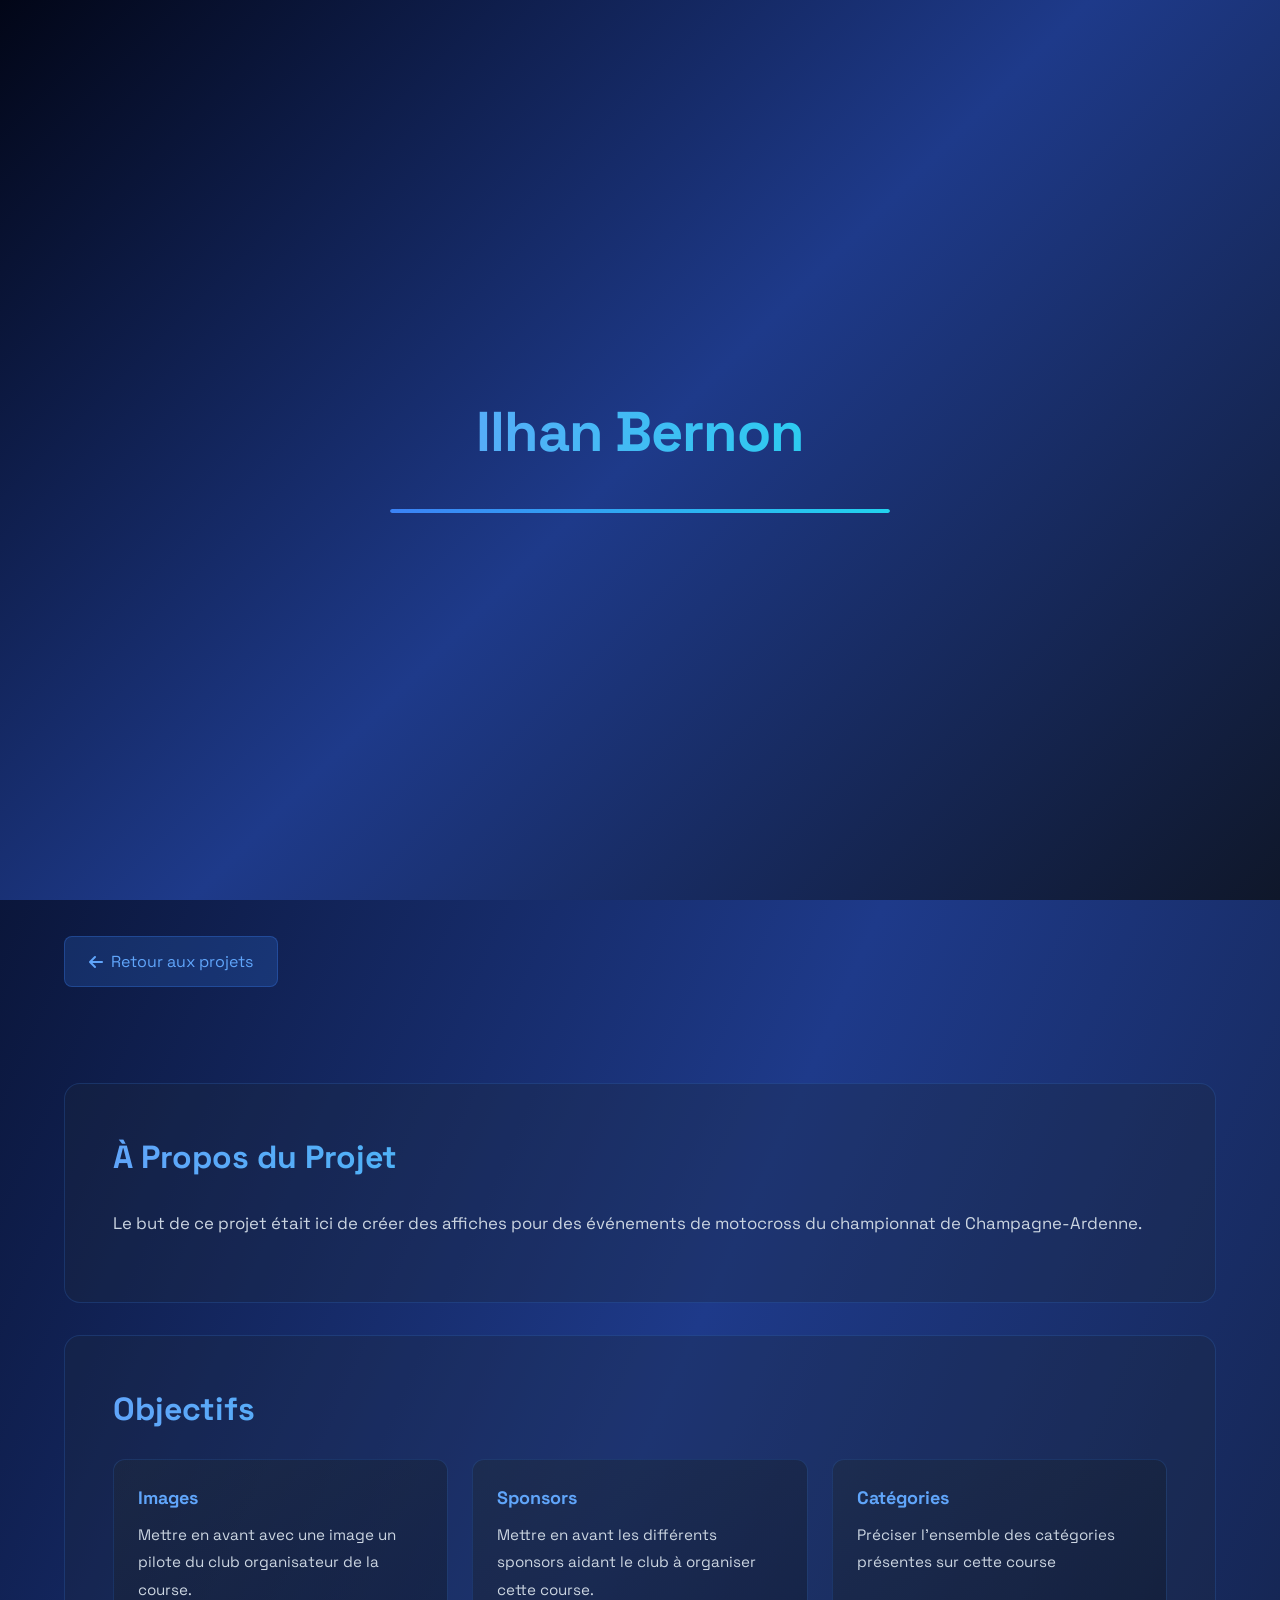
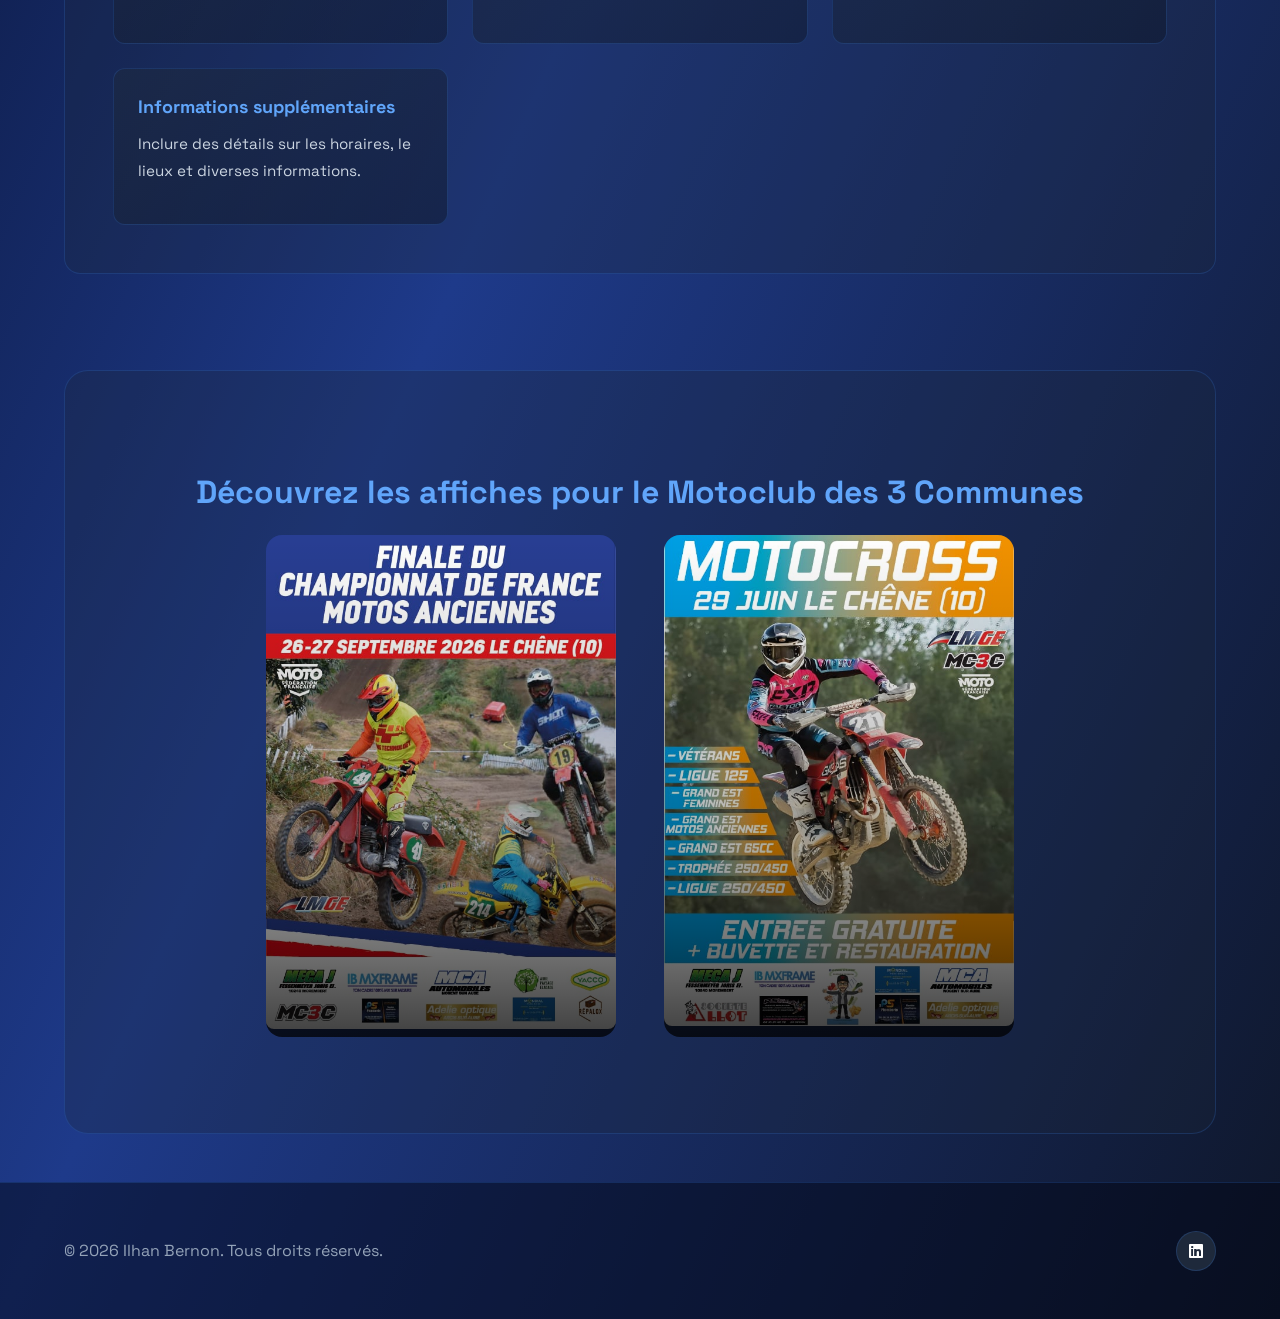
<file: mc3c.html>
<!DOCTYPE html>
<html lang="fr">
<head>
    <meta charset="UTF-8">
    <meta name="viewport" content="width=device-width, initial-scale=1.0">
    <title>IB Mx Frame - Affiches MC3C | Ilhan Bernon</title>
    <link rel="stylesheet" href="https://cdnjs.cloudflare.com/ajax/libs/font-awesome/6.4.0/css/all.min.css">
    <link rel="preconnect" href="https://fonts.googleapis.com">
    <link rel="preconnect" href="https://fonts.gstatic.com" crossorigin>
    <meta name="description" content="Création d'affiches personnalisées pour des courses de motocross, alliant performance et design.">
    <link href="https://fonts.googleapis.com/css2?family=Space+Grotesk:wght@300;400;500;600;700&display=swap" rel="stylesheet">
    <link rel="stylesheet" href="style.css">
</head>
<body>
    <!-- Loader -->
    <div id="loader" class="loader">
        <div class="loader-content">
            <div class="loader-text">
                <span class="loader-name">Ilhan Bernon</span>
            </div>
            <div class="loader-bar">
                <div class="loader-progress"></div>
            </div>
        </div>
    </div>

    <!-- Navigation -->
    <nav id="navbar">
        <div class="nav-container">
            <a href="index.html" class="logo">Ilhan Bernon</a>
            
            <!-- Desktop Navigation -->
            <div class="nav-links">
                <a href="index.html#home" class="nav-link">Accueil</a>
                <a href="index.html#about" class="nav-link">À Propos</a>
                <a href="index.html#skills" class="nav-link">Compétences</a>
                <a href="index.html#experience" class="nav-link">Parcours</a>
                <a href="index.html#projects" class="nav-link">Projets</a>
                <a href="index.html#contact" class="nav-link">Contact</a>
            </div>

            <!-- Mobile Menu Button -->
            <button class="mobile-menu-btn" id="mobileMenuBtn">
                <i class="fas fa-bars"></i>
            </button>
        </div>

        <!-- Mobile Navigation -->
        <div class="mobile-nav" id="mobileNav">
            <a href="index.html#home" class="mobile-nav-link">Accueil</a>
            <a href="index.html#about" class="mobile-nav-link">À Propos</a>
            <a href="index.html#skills" class="mobile-nav-link">Compétences</a>
            <a href="index.html#experience" class="mobile-nav-link">Parcours</a>
            <a href="index.html#projects" class="mobile-nav-link">Projets</a>
            <a href="index.html#contact" class="mobile-nav-link">Contact</a>
        </div>
    </nav>

    <!-- Project Hero Section -->
    <section class="project-hero">
        <div class="project-hero-content">
            <h1>Design d'affiches</h1>
            <p class="project-description">Affiches de courses de motocross</p>
            
            <!-- Project Meta Grid -->
            <div class="project-meta-grid">
                <div class="meta-block">
                    <div class="meta-label">
                        <i class="fas fa-calendar"></i> DURÉE
                    </div>
                    <div class="meta-value">2 semaines</div>
                </div>
                
                <div class="meta-block">
                    <div class="meta-label">
                        <i class="fas fa-palette"></i> CATÉGORIE
                    </div>
                    <div class="meta-value">Design et Communication</div>
                </div>
                
                <div class="meta-block">
                    <div class="meta-label">
                        <i class="fas fa-briefcase"></i> TYPE
                    </div>
                    <div class="meta-value">Produit Personnalisé</div>
                </div>
                
                <div class="meta-block">
                    <div class="meta-label">
                        <i class="fas fa-user"></i> SECTEUR
                    </div>
                    <div class="meta-value">Motocross</div>
                </div>
            </div>

            <!-- Tools Used -->
            <div class="tools-section">
                <div class="tools-label">
                    <i class="fas fa-tools"></i> OUTILS UTILISÉS
                </div>
                <div class="tools-container">
                    <span class="tool-badge">Photoshop</span>
                    <span class="tool-badge">Illustrator</span>
                </div>
            </div>
        </div>
    </section>

    <!-- Main Content -->
    <main class="container">
        <a href="index.html#projects" class="back-button">
            <i class="fas fa-arrow-left"></i>
            Retour aux projets
        </a>

        <!-- Project Overview -->
        <section class="project-section">
            <div class="section-content">
                <h2>À Propos du Projet</h2>
                <p>
                    Le but de ce projet était ici de créer des affiches pour des événements de motocross du championnat de Champagne-Ardenne.
                </p>
            </div>

            <div class="section-content">
                <h2>Objectifs</h2>
                <div class="features-grid">
                    <div class="feature-card">
                        <h3>Images</h3>
                        <p>Mettre en avant avec une image un pilote du club organisateur de la course.</p>
                    </div>
                    <div class="feature-card">
                        <h3>Sponsors</h3>
                        <p>Mettre en avant les différents sponsors aidant le club à organiser cette course.</p>
                    </div>
                    <div class="feature-card">
                        <h3>Catégories</h3>
                        <p>Préciser l'ensemble des catégories présentes sur cette course</p>
                    </div>
                    <div class="feature-card">
                        <h3>Informations supplémentaires</h3>
                        <p>Inclure des détails sur les horaires, le lieux et diverses informations.</p>
                    </div>
                </div>
            </div>
        </section>

        <!-- Gallery Section -->
        <section class="gallery-section gallery-mc3c">
            <h2 class="gallery-title">Découvrez les affiches pour le Motoclub des 3 Communes</h2>

            <div class="gallery-grid grid-mc3c">
                <div class="gallery-item">
                    <img src="/images/FranceMC3C.jpg" alt="Affiche MC3C France">
                    <div class="gallery-overlay"></div>
                </div>
                <div class="gallery-item">
                    <img src="/images/MC3C2024.jpg" alt="Affiche MC3C 2024">
                    <div class="gallery-overlay"></div>
                </div>
            </div>
        </section>
    </main>

    <!-- Footer -->
    <footer class="footer">
        <div class="container">
            <div class="footer-content">
                <div class="footer-text">
                    © 2026 Ilhan Bernon. Tous droits réservés.
                </div>
                <div class="social-links">
                    <a href="https://www.linkedin.com/in/ilhan-bernon-a350823ab/" class="social-link" target="_blank"><i class="fab fa-linkedin"></i></a>
                </div>
            </div>
        </div>
    </footer>
    <script src="script.js"></script>
</body>
</html>
</file>
<file: style.css>
/* Reset & Base */
* {
    margin: 0;
    padding: 0;
    box-sizing: border-box;
}

body {
    font-family: 'Space Grotesk', -apple-system, BlinkMacSystemFont, sans-serif;
    background: linear-gradient(to bottom right, #020617, #1e3a8a, #0f172a);
    color: #ffffff;
    line-height: 1.6;
    overflow-x: hidden;
}

body.loading {
    overflow: hidden !important;
}

html {
    scroll-behavior: smooth;
}

.container {
    max-width: 1200px;
    margin: 0 auto;
    padding: 0 1.5rem;
}

/* Loader */
.loader {
    position: fixed;
    top: 0;
    left: 0;
    width: 100%;
    height: 100%;
    background: linear-gradient(135deg, #020617 0%, #1e3a8a 50%, #0f172a 100%);
    display: flex;
    align-items: center;
    justify-content: center;
    z-index: 9999;
    transition: opacity 0.8s ease, visibility 0.8s ease;
}

.loader.hidden {
    opacity: 0;
    visibility: hidden;
}

.loader-content {
    text-align: center;
    max-width: 500px;
    width: 90%;
}

.loader-text {
    margin-bottom: 2rem;
    overflow: hidden;
}

.loader-name {
    font-size: 3.5rem;
    font-weight: 900;
    background: linear-gradient(90deg, #60a5fa, #22d3ee, #60a5fa);
    background-size: 200% auto;
    -webkit-background-clip: text;
    -webkit-text-fill-color: transparent;
    background-clip: text;
    animation: fadeInUp 0.8s ease-out;
    display: block;
    letter-spacing: -0.02em;
}

.loader-bar {
    width: 100%;
    height: 4px;
    background: rgba(59, 130, 246, 0.2);
    border-radius: 999px;
    overflow: hidden;
    animation: fadeInUp 0.8s ease-out 0.2s both;
}

.loader-progress {
    height: 100%;
    background: linear-gradient(90deg, #3b82f6, #22d3ee, #3b82f6);
    background-size: 200% 100%;
    border-radius: 999px;
    animation: loading 2s ease-in-out forwards;
}

@keyframes shimmer {
    0% {
        background-position: 200% center;
    }
    100% {
        background-position: -200% center;
    }
}

@keyframes loading {
    0% {
        width: 0%;
    }
    100% {
        width: 100%;
    }
}

@keyframes fadeInUp {
    from {
        opacity: 0;
        transform: translateY(30px);
    }
    to {
        opacity: 1;
        transform: translateY(0);
    }
}

/* Navigation */
#navbar {
    position: fixed;
    top: 0;
    width: 100%;
    z-index: 1000;
    background: rgba(2, 6, 23, 0.8);
    backdrop-filter: blur(12px);
    transition: all 0.5s ease;
}

#navbar.scrolled {
    background: rgba(2, 6, 23, 0.95);
    box-shadow: 0 25px 50px -12px rgba(59, 130, 246, 0.1);
}

.nav-container {
    max-width: 1200px;
    margin: 0 auto;
    padding: 1rem 1.5rem;
    display: flex;
    justify-content: space-between;
    align-items: center;
}

.logo {
    font-size: 1.5rem;
    font-weight: 700;
    background: linear-gradient(to right, #60a5fa, #22d3ee);
    -webkit-background-clip: text;
    -webkit-text-fill-color: transparent;
    background-clip: text;
    letter-spacing: -0.025em;
}

.nav-links {
    display: flex;
    gap: 0.25rem;
}

.nav-link {
    padding: 0.5rem 1rem;
    border-radius: 0.5rem;
    color: #cbd5e1;
    text-decoration: none;
    font-weight: 500;
    transition: all 0.3s ease;
}

.nav-link:hover {
    color: #ffffff;
    background: rgba(255, 255, 255, 0.05);
}

.nav-link.active {
    background: rgba(59, 130, 246, 0.2);
    color: #60a5fa;
}

.mobile-menu-btn {
    display: none;
    background: rgba(59, 130, 246, 0.2);
    border: none;
    color: #60a5fa;
    font-size: 1.5rem;
    padding: 0.5rem;
    border-radius: 0.5rem;
    cursor: pointer;
    transition: all 0.3s ease;
}

.mobile-menu-btn:hover {
    background: rgba(59, 130, 246, 0.3);
}

.mobile-nav {
    display: none;
    padding: 1rem 1.5rem;
    animation: fadeIn 0.3s ease-out;
}

.mobile-nav.open {
    display: flex;
    flex-direction: column;
    gap: 0.5rem;
}

.mobile-nav-link {
    padding: 0.75rem 1rem;
    border-radius: 0.5rem;
    color: #cbd5e1;
    text-decoration: none;
    font-weight: 500;
    transition: all 0.3s ease;
}

.mobile-nav-link:hover {
    color: #ffffff;
    background: rgba(255, 255, 255, 0.05);
}

/* Hero Section */
.hero {
    min-height: 100vh;
    display: flex;
    align-items: center;
    justify-content: center;
    position: relative;
    overflow: hidden;
    padding-top: 5rem;
}

.hero-bg {
    position: absolute;
    inset: 0;
    overflow: hidden;
}

.blob {
    position: absolute;
    border-radius: 50%;
    filter: blur(60px);
    opacity: 0.1;
    animation: pulse 3s ease-in-out infinite;
}

.blob-1 {
    top: 5rem;
    left: 2.5rem;
    width: 24rem;
    height: 24rem;
    background: #3b82f6;
}

.blob-2 {
    bottom: 5rem;
    right: 2.5rem;
    width: 24rem;
    height: 24rem;
    background: #22d3ee;
    animation-delay: 1s;
}

.blob-3 {
    top: 50%;
    left: 50%;
    width: 24rem;
    height: 24rem;
    background: #a855f7;
    animation-delay: 2s;
}

.hero-content {
    position: relative;
    z-index: 10;
}

.hero-grid {
    display: grid;
    grid-template-columns: 1fr 1fr;
    gap: 3rem;
    align-items: center;
}

.hero-text {
    animation: fadeInLeft 1s ease-out;
}

.badge {
    display: inline-block;
    padding: 0.5rem 1rem;
    background: linear-gradient(to right, rgba(59, 130, 246, 0.2), rgba(34, 211, 238, 0.2));
    border: 1px solid rgba(59, 130, 246, 0.3);
    border-radius: 9999px;
    backdrop-filter: blur(4px);
    margin-bottom: 1.5rem;
}

.badge span {
    color: #93c5fd;
    font-size: 0.875rem;
    font-weight: 500;
}

.hero-title {
    font-size: 4rem;
    font-weight: 900;
    line-height: 1.1;
    margin-bottom: 1.5rem;
}

.title-line-1 {
    display: block;
    color: #ffffff;
}

.title-line-2 {
    display: block;
    background: linear-gradient(to right, #60a5fa, #22d3ee, #3b82f6);
    -webkit-background-clip: text;
    -webkit-text-fill-color: transparent;
    background-clip: text;
}

.hero-description {
    font-size: 1.25rem;
    color: #cbd5e1;
    line-height: 1.75;
    max-width: 32rem;
    margin-bottom: 1.5rem;
}

.highlight-cyan {
    color: #22d3ee;
    font-weight: 600;
}

.highlight-blue {
    color: #60a5fa;
    font-weight: 600;
}

.hero-buttons {
    display: flex;
    flex-wrap: wrap;
    gap: 1rem;
    margin-top: 1.5rem;
}

.btn {
    padding: 1rem 2rem;
    border-radius: 0.75rem;
    font-weight: 700;
    text-decoration: none;
    transition: all 0.3s ease;
    display: inline-block;
}

.btn-primary {
    background: linear-gradient(to right, #2563eb, #06b6d4);
    color: #ffffff;
}

.btn-primary:hover {
    box-shadow: 0 25px 50px -12px rgba(59, 130, 246, 0.5);
    transform: translateY(-4px);
}

.btn-secondary {
    border: 2px solid rgba(59, 130, 246, 0.3);
    color: #ffffff;
}

.btn-secondary:hover {
    background: rgba(59, 130, 246, 0.1);
    border-color: #60a5fa;
}

.quick-info {
    display: flex;
    flex-wrap: wrap;
    gap: 1.5rem;
    margin-top: 1.5rem;
    font-size: 0.875rem;
    color: #94a3b8;
}

.info-item {
    display: flex;
    align-items: center;
    gap: 0.5rem;
}

.info-item i {
    color: #60a5fa;
}

.hero-image {
    animation: fadeInRight 1s ease-out;
}

.image-container {
    position: relative;
    width: 100%;
    max-width: 28rem;
    aspect-ratio: 1;
    margin: 0 auto;
}

.deco-blob {
    position: absolute;
    border-radius: 1.5rem;
    filter: blur(40px);
    opacity: 0.5;
    animation: pulse 3s ease-in-out infinite;
}

.deco-1 {
    top: -1rem;
    right: -1rem;
    width: 6rem;
    height: 6rem;
    background: linear-gradient(to bottom right, #3b82f6, #22d3ee);
}

.deco-2 {
    bottom: -1rem;
    left: -1rem;
    width: 8rem;
    height: 8rem;
    background: linear-gradient(to bottom right, #a855f7, #3b82f6);
    animation-delay: 1s;
}

.profile-card {
    position: relative;
    width: 100%;
    height: 100%;
    background: linear-gradient(to bottom right, rgba(30, 41, 59, 0.5), rgba(15, 23, 42, 0.5));
    backdrop-filter: blur(4px);
    border-radius: 1.5rem;
    border: 1px solid rgba(255, 255, 255, 0.1);
    box-shadow: 0 25px 50px -12px rgba(0, 0, 0, 0.5);
    overflow: hidden;
}

.profile-overlay {
    position: absolute;
    inset: 0;
    background: linear-gradient(to bottom right, rgba(59, 130, 246, 0.1), transparent);
}

.profile-img {
    position: absolute;
    top: 3rem;
    left: 2rem;
    right: 2rem;
    bottom: 2rem;
    width: calc(100% - 4rem);
    height: calc(100% - 5rem);
    object-fit: cover;
    object-position: center 20%;
    border-radius: 1rem;
    box-shadow: 0 25px 50px -12px rgba(0, 0, 0, 0.5);
}

.floating-icon {
    position: absolute;
    top: 1.5rem;
    right: 1.5rem;
    width: 3rem;
    height: 3rem;
    background: rgba(59, 130, 246, 0.2);
    backdrop-filter: blur(4px);
    border-radius: 0.75rem;
    display: flex;
    align-items: center;
    justify-content: center;
    animation: bounce 3s ease-in-out infinite;
}

.floating-icon i {
    color: #60a5fa;
}

.scroll-indicator {
    position: absolute;
    bottom: 2.5rem;
    left: 50%;
    transform: translateX(-50%);
    animation: bounce 2s ease-in-out infinite;
}

.scroll-indicator i {
    font-size: 2rem;
    color: #60a5fa;
}

/* Section Styles */
section {
    padding: 8rem 0;
    position: relative;
}

.section-header {
    text-align: center;
    margin-bottom: 4rem;
}

.section-title {
    font-size: 3rem;
    font-weight: 900;
    margin-bottom: 1rem;
    background: linear-gradient(to right, #60a5fa, #22d3ee);
    -webkit-background-clip: text;
    -webkit-text-fill-color: transparent;
    background-clip: text;
}

.title-underline {
    width: 6rem;
    height: 0.25rem;
    background: linear-gradient(to right, #3b82f6, #22d3ee);
    margin: 0 auto 1.5rem;
}

.section-subtitle {
    font-size: 1.25rem;
    color: #94a3b8;
}

/* About Section */
.about {
    background: rgba(15, 23, 42, 0.3);
}

.about-grid {
    display: grid;
    grid-template-columns: 1fr 1fr;
    gap: 3rem;
}

.about-text h3 {
    font-size: 1.875rem;
    font-weight: 700;
    margin-bottom: 1.5rem;
}

.about-text p {
    font-size: 1.125rem;
    color: #cbd5e1;
    line-height: 1.75;
    margin-bottom: 1.5rem;
}

.language-bars {
    display: flex;
    flex-direction: column;
    gap: 1rem;
}

.language-item {
    padding: 1rem;
    background: rgba(30, 41, 59, 0.5);
    border-radius: 0.75rem;
    border: 1px solid rgba(59, 130, 246, 0.2);
}

.language-header {
    display: flex;
    justify-content: space-between;
    margin-bottom: 0.5rem;
    font-weight: 600;
}

.level {
    color: #60a5fa;
}

.progress-bar {
    width: 100%;
    height: 0.5rem;
    background: #334155;
    border-radius: 9999px;
    overflow: hidden;
}

.progress-fill {
    height: 100%;
    background: linear-gradient(to right, #3b82f6, #22d3ee);
    border-radius: 9999px;
    transition: width 1s ease;
}

.hobbies-grid {
    display: grid;
    grid-template-columns: 1fr 1fr;
    gap: 0.75rem;
}

.hobby-card {
    padding: 1rem;
    background: linear-gradient(to bottom right, rgba(30, 41, 59, 0.5), rgba(15, 23, 42, 0.5));
    border-radius: 0.75rem;
    border: 1px solid rgba(59, 130, 246, 0.2);
    text-align: center;
    font-weight: 500;
    transition: all 0.3s ease;
}

.hobby-card:hover {
    border-color: #60a5fa;
    transform: scale(1.05);
}

/* Skills Section */
.skills {
    background: rgba(15, 23, 42, 0.3);
}

.skills-grid {
    display: grid;
    grid-template-columns: repeat(auto-fit, minmax(280px, 1fr));
    gap: 1.5rem;
    margin-bottom: 3rem;
}

.skill-card {
    padding: 1.5rem;
    background: linear-gradient(to bottom right, rgba(30, 41, 59, 0.5), rgba(15, 23, 42, 0.5));
    border-radius: 1rem;
    border: 1px solid rgba(59, 130, 246, 0.2);
    transition: all 0.5s ease;
}

.skill-card:hover {
    border-color: #60a5fa;
    transform: scale(1.05);
    box-shadow: 0 25px 50px -12px rgba(59, 130, 246, 0.2);
}

.skill-header {
    display: flex;
    align-items: center;
    gap: 1rem;
    margin-bottom: 1rem;
}

.skill-icon {
    font-size: 2.5rem;
}

.skill-card h3 {
    font-size: 1.125rem;
    font-weight: 700;
}

.skill-percent {
    text-align: right;
    margin-top: 0.5rem;
    font-size: 0.875rem;
    color: #94a3b8;
}

.tools-section {
    text-align: center;
    margin-top: 4rem;
}

.tools-section h3 {
    font-size: 1.875rem;
    font-weight: 700;
    margin-bottom: 2rem;
}

.tools-grid {
    display: flex;
    justify-content: center;
    gap: 2rem;
    flex-wrap: wrap;
}

.tool-badge {
    padding: 1rem 2rem;
    border-radius: 0.75rem;
    font-weight: 700;
    box-shadow: 0 10px 25px -5px rgba(0, 0, 0, 0.3);
    transition: all 0.3s ease;
    display: flex;
    align-items: center;
    gap: 0.75rem;
}

.tool-badge:hover {
    box-shadow: 0 25px 50px -12px rgba(0, 0, 0, 0.5);
    transform: translateY(-8px);
}

.tool-icon {
    width: 32px;
    height: 32px;
    flex-shrink: 0;
}

.tool-ps {
    background: linear-gradient(to right, #2563eb, #1e40af);
}

.tool-ai {
    background: linear-gradient(to right, #ea580c, #c2410c);
}

.tool-pr {
    background: linear-gradient(to right, #9333ea, #7e22ce);
}

.tool-lr {
    background: linear-gradient(to right, #0891b2, #2563eb);
}

.tool-office {
    background: linear-gradient(to right, #1e293b, #0f172a);
}

/* Experience Section */
.experience-grid {
    display: grid;
    grid-template-columns: 1fr 1fr;
    gap: 3rem;
}

.column-title {
    font-size: 1.875rem;
    font-weight: 700;
    display: flex;
    align-items: center;
    gap: 0.75rem;
    margin-bottom: 2rem;
}

.column-title i {
    color: #60a5fa;
}

.timeline-item {
    padding: 1.5rem;
    border-radius: 1rem;
    border: 1px solid rgba(59, 130, 246, 0.2);
    margin-bottom: 1.5rem;
    background: rgba(30, 41, 59, 0.3);
    transition: all 0.3s ease;
}

.timeline-item:hover {
    border-color: #60a5fa;
    transform: scale(1.02);
}

.timeline-item.current {
    background: linear-gradient(to bottom right, rgba(30, 58, 138, 0.3), rgba(6, 78, 59, 0.3));
    border-color: #60a5fa;
    box-shadow: 0 20px 40px -10px rgba(59, 130, 246, 0.2);
}

.current-badge,
.entrepreneur-badge {
    display: inline-block;
    padding: 0.25rem 0.75rem;
    background: #3b82f6;
    font-size: 0.75rem;
    font-weight: 700;
    border-radius: 9999px;
    margin-bottom: 0.75rem;
}

.entrepreneur-badge {
    background: linear-gradient(to right, #3b82f6, #22d3ee);
}

.timeline-item h4 {
    font-size: 1.25rem;
    font-weight: 700;
    margin-bottom: 0.5rem;
}

.item-subtitle {
    color: #22d3ee;
    font-weight: 600;
    margin-bottom: 0.25rem;
}

.item-date {
    color: #94a3b8;
    font-size: 0.875rem;
    margin-bottom: 0.75rem;
}

.item-mention {
    margin-top: 0.75rem;
    font-size: 0.875rem;
    color: #22d3ee;
    display: flex;
    align-items: center;
    gap: 0.5rem;
}

.timeline-item p {
    color: #cbd5e1;
}

/* Projects Section */
.projects {
    background: rgba(15, 23, 42, 0.3);
}

.projects-grid {
    display: grid;
    grid-template-columns: repeat(auto-fit, minmax(300px, 1fr));
    gap: 2rem;
}

.project-card {
    background: linear-gradient(to bottom right, rgba(30, 41, 59, 0.5), rgba(15, 23, 42, 0.5));
    border-radius: 1rem;
    border: 1px solid rgba(59, 130, 246, 0.2);
    overflow: hidden;
    transition: all 0.5s ease;
}

.project-card:hover {
    border-color: #60a5fa;
    transform: scale(1.05);
    box-shadow: 0 25px 50px -12px rgba(59, 130, 246, 0.2);
}

.project-image {
    width: 100%;
    height: 16rem;
    overflow: hidden;
    background: rgba(0, 0, 0, 0.3);
}

.project-image img {
    width: 100%;
    height: 100%;
    object-fit: cover;
    transition: transform 0.5s ease;
}

.project-card:hover .project-image img {
    transform: scale(1.1);
}

.project-info {
    padding: 1.5rem;
}

.project-info h3 {
    font-size: 1.25rem;
    font-weight: 700;
    margin-bottom: 0.5rem;
}

.project-category {
    color: #60a5fa;
    font-size: 0.875rem;
    font-weight: 600;
    margin-bottom: 1rem;
}

.project-description {
    color: #cbd5e1;
    font-size: 0.95rem;
    line-height: 1.6;
}

.project-placeholder {
    aspect-ratio: 16/9;
    background: linear-gradient(to bottom right, rgba(30, 41, 59, 0.5), rgba(15, 23, 42, 0.5));
    border-radius: 1rem;
    border: 2px dashed rgba(59, 130, 246, 0.3);
    overflow: hidden;
    transition: all 0.5s ease;
}

.project-placeholder:hover {
    border-color: #60a5fa;
    background: linear-gradient(to top, rgba(59, 130, 246, 0.1), transparent);
}

.placeholder-content {
    height: 100%;
    display: flex;
    flex-direction: column;
    align-items: center;
    justify-content: center;
}

.placeholder-icon {
    font-size: 4rem;
    opacity: 0.3;
    margin-bottom: 1rem;
}

.placeholder-text {
    color: #64748b;
    font-weight: 500;
}

.projects-note {
    text-align: center;
    margin-top: 3rem;
}

.projects-note p {
    color: #94a3b8;
}

/* Contact Section */
.contact-grid {
    display: grid;
    grid-template-columns: repeat(auto-fit, minmax(250px, 1fr));
    gap: 1.5rem;
    margin-bottom: 3rem;
}

.contact-card {
    padding: 2rem;
    background: linear-gradient(to bottom right, rgba(30, 41, 59, 0.5), rgba(15, 23, 42, 0.5));
    border-radius: 1rem;
    border: 1px solid rgba(59, 130, 246, 0.2);
    text-align: center;
    text-decoration: none;
    color: inherit;
    transition: all 0.3s ease;
}

.contact-card:hover {
    border-color: #60a5fa;
    transform: scale(1.05);
    box-shadow: 0 25px 50px -12px rgba(59, 130, 246, 0.2);
}

.contact-card i {
    font-size: 3rem;
    margin-bottom: 1rem;
    color: #60a5fa;
    transition: all 0.3s ease;
}

.contact-card:hover i {
    transform: scale(1.1);
}

.contact-card h3 {
    font-size: 1.125rem;
    font-weight: 700;
    margin-bottom: 0.5rem;
}

.contact-card p {
    color: #94a3b8;
    font-size: 0.875rem;
    word-break: break-all;
}

.cta-box {
    padding: 3rem;
    background: linear-gradient(to bottom right, rgba(30, 58, 138, 0.3), rgba(6, 78, 59, 0.3));
    border-radius: 1.5rem;
    border: 1px solid rgba(59, 130, 246, 0.5);
    box-shadow: 0 25px 50px -12px rgba(59, 130, 246, 0.2);
    text-align: center;
}

.cta-box h3 {
    font-size: 1.875rem;
    font-weight: 700;
    margin-bottom: 1rem;
}

.cta-box p {
    font-size: 1.125rem;
    color: #cbd5e1;
    margin-bottom: 2rem;
}

/* Footer */
.footer {
    padding: 3rem 0;
    border-top: 1px solid rgba(59, 130, 246, 0.2);
    background: rgba(2, 6, 23, 0.5);
}

.footer-content {
    display: flex;
    justify-content: space-between;
    align-items: center;
    flex-wrap: wrap;
    gap: 1.5rem;
}

.footer-text {
    color: #94a3b8;
}

.social-links {
    display: flex;
    gap: 1rem;
}

.social-link {
    width: 2.5rem;
    height: 2.5rem;
    border-radius: 50%;
    background: #1e293b;
    border: 1px solid rgba(59, 130, 246, 0.2);
    display: flex;
    align-items: center;
    justify-content: center;
    color: inherit;
    text-decoration: none;
    transition: all 0.3s ease;
}

.social-link:hover {
    background: rgba(59, 130, 246, 0.2);
    border-color: #60a5fa;
}

/* Animations */
@keyframes fadeInLeft {
    from {
        opacity: 0;
        transform: translateX(-50px);
    }
    to {
        opacity: 1;
        transform: translateX(0);
    }
}

@keyframes fadeInRight {
    from {
        opacity: 0;
        transform: translateX(50px);
    }
    to {
        opacity: 1;
        transform: translateX(0);
    }
}

@keyframes fadeIn {
    from {
        opacity: 0;
        transform: translateY(-10px);
    }
    to {
        opacity: 1;
        transform: translateY(0);
    }
}

@keyframes pulse {
    0%, 100% {
        opacity: 0.1;
    }
    50% {
        opacity: 0.15;
    }
}

@keyframes bounce {
    0%, 100% {
        transform: translateY(0);
    }
    50% {
        transform: translateY(-10px);
    }
}

/* Responsive */
@media (max-width: 768px) {
    .nav-links {
        display: none;
    }

    .mobile-menu-btn {
        display: block;
    }

    .hero-grid,
    .about-grid,
    .experience-grid {
        grid-template-columns: 1fr;
    }

    .hero-title {
        font-size: 2.5rem;
    }

    .section-title {
        font-size: 2rem;
    }

    .hero {
        padding-top: 6rem;
    }

    section {
        padding: 4rem 0;
    }

    .image-container {
        max-width: 20rem;
    }

    .loader-name {
        font-size: 2.5rem;
    }

    .tool-badge {
        padding: 0.75rem 1.5rem;
        font-size: 0.875rem;
    }

    .tool-icon {
        width: 24px;
        height: 24px;
    }
}

@media (max-width: 480px) {
    .hero-title {
        font-size: 2rem;
    }

    .hero-description {
        font-size: 1rem;
    }

    .btn {
        padding: 0.75rem 1.5rem;
        font-size: 0.875rem;
    }

    .tools-grid {
        gap: 1rem;
        flex-direction: column;
    }

    .tool-badge {
        padding: 0.75rem 1.5rem;
        font-size: 0.875rem;
        width: 100%;
        justify-content: center;
    }

    .tool-icon {
        width: 24px;
        height: 24px;
    }

    .loader-name {
        font-size: 2rem;
    }
}

/* Project Pages Styles */
.project-hero {
    min-height: 60vh;
    display: flex;
    align-items: center;
    justify-content: center;
    background: linear-gradient(135deg, #020617 0%, #1e3a8a 50%, #0f172a 100%);
    position: relative;
    overflow: hidden;
    padding-top: 5rem;
}

.project-hero::before {
    content: '';
    position: absolute;
    inset: 0;
    background: radial-gradient(circle at 20% 50%, rgba(59, 130, 246, 0.1) 0%, transparent 50%),
                radial-gradient(circle at 80% 80%, rgba(34, 211, 238, 0.1) 0%, transparent 50%);
    z-index: 1;
}

.project-hero-content {
    position: relative;
    z-index: 10;
    text-align: center;
    max-width: 800px;
}

.project-hero h1 {
    font-size: 3.5rem;
    font-weight: 900;
    margin-bottom: 1rem;
    background: linear-gradient(to right, #60a5fa, #22d3ee);
    -webkit-background-clip: text;
    -webkit-text-fill-color: transparent;
    background-clip: text;
}

.project-meta {
    display: flex;
    justify-content: center;
    gap: 2rem;
    margin-top: 2rem;
    flex-wrap: wrap;
}

.meta-item {
    display: flex;
    align-items: center;
    gap: 0.5rem;
    color: #cbd5e1;
}

.meta-item i {
    color: #60a5fa;
    font-size: 1.25rem;
}

.project-section {
    padding: 4rem 0;
}

.section-content {
    background: rgba(30, 41, 59, 0.3);
    border: 1px solid rgba(59, 130, 246, 0.2);
    border-radius: 1rem;
    padding: 3rem;
    margin-bottom: 2rem;
}

.section-content h2 {
    font-size: 2rem;
    font-weight: 700;
    margin-bottom: 1.5rem;
    background: linear-gradient(to right, #60a5fa, #22d3ee);
    -webkit-background-clip: text;
    -webkit-text-fill-color: transparent;
    background-clip: text;
}

.section-content p {
    color: #cbd5e1;
    line-height: 1.8;
    font-size: 1.05rem;
    margin-bottom: 1rem;
}

.pdf-viewer-section {
    background: rgba(15, 23, 42, 0.3);
    border-radius: 1rem;
    padding: 2rem;
    margin-top: 3rem;
}

.pdf-viewer-section h2 {
    font-size: 2rem;
    font-weight: 700;
    margin-bottom: 2rem;
    background: linear-gradient(to right, #60a5fa, #22d3ee);
    -webkit-background-clip: text;
    -webkit-text-fill-color: transparent;
    background-clip: text;
}

.pdf-container {
    background: rgba(30, 41, 59, 0.5);
    border: 1px solid rgba(59, 130, 246, 0.2);
    border-radius: 1rem;
    overflow: hidden;
    margin-bottom: 1.5rem;
    display: flex;
    justify-content: center;
    padding: 2rem;
}

.pdf-canvas {
    max-width: 100%;
    height: auto;
    background: white;
    border-radius: 0.5rem;
    max-height: 600px;
}

.pdf-controls {
    display: flex;
    justify-content: center;
    align-items: center;
    gap: 1rem;
    padding: 1.5rem;
    background: rgba(30, 41, 59, 0.7);
    border-top: 1px solid rgba(59, 130, 246, 0.2);
    border-radius: 0 0 1rem 1rem;
    flex-wrap: wrap;
}

.pdf-btn {
    background: linear-gradient(to right, #2563eb, #06b6d4);
    color: white;
    border: none;
    padding: 0.75rem 1.5rem;
    border-radius: 0.5rem;
    cursor: pointer;
    font-weight: 600;
    transition: all 0.3s ease;
    display: flex;
    align-items: center;
    gap: 0.5rem;
}

.pdf-btn:hover {
    transform: translateY(-2px);
    box-shadow: 0 10px 25px -5px rgba(59, 130, 246, 0.3);
}

.pdf-btn:disabled {
    opacity: 0.5;
    cursor: not-allowed;
}

.pdf-page-info {
    color: #cbd5e1;
    font-weight: 600;
    min-width: 150px;
    text-align: center;
}

.back-button {
    display: inline-flex;
    align-items: center;
    gap: 0.5rem;
    margin-top: 3rem;
    margin-bottom: 2rem;
    padding: 0.75rem 1.5rem;
    background: rgba(59, 130, 246, 0.2);
    border: 1px solid rgba(59, 130, 246, 0.3);
    border-radius: 0.5rem;
    color: #60a5fa;
    text-decoration: none;
    transition: all 0.3s ease;
}

.back-button:hover {
    background: rgba(59, 130, 246, 0.3);
    border-color: #60a5fa;
}

.features-grid {
    display: grid;
    grid-template-columns: repeat(auto-fit, minmax(250px, 1fr));
    gap: 1.5rem;
    margin-top: 1.5rem;
}

.feature-card {
    background: linear-gradient(to bottom right, rgba(30, 41, 59, 0.5), rgba(15, 23, 42, 0.5));
    border: 1px solid rgba(59, 130, 246, 0.2);
    border-radius: 0.75rem;
    padding: 1.5rem;
    transition: all 0.3s ease;
}

.feature-card:hover {
    border-color: #60a5fa;
    transform: translateY(-5px);
}

.feature-card h3 {
    color: #60a5fa;
    font-size: 1.125rem;
    margin-bottom: 0.5rem;
}

.feature-card p {
    color: #cbd5e1;
    font-size: 0.95rem;
}

/* Project Meta Grid */
.project-meta-grid {
    display: grid;
    grid-template-columns: repeat(auto-fit, minmax(200px, 1fr));
    gap: 2rem;
    margin: 2rem 0;
    background: rgba(30, 41, 59, 0.3);
    border-radius: 1rem;
    padding: 2rem;
    border: 1px solid rgba(59, 130, 246, 0.2);
}

.meta-block {
    flex: 1;
}

.meta-label {
    font-size: 0.875rem;
    color: #60a5fa;
    font-weight: 600;
    margin-bottom: 0.5rem;
}

.meta-value {
    color: #e2e8f0;
    font-size: 1.125rem;
    font-weight: 600;
}

/* Project Description */
.project-description {
    color: #cbd5e1;
    font-size: 1.25rem;
    margin-bottom: 2rem;
}

/* Tools Section */
.tools-section {
    margin-top: 2rem;
}

.tools-label {
    font-size: 0.875rem;
    color: #60a5fa;
    font-weight: 600;
    margin-bottom: 1rem;
}

.tools-container {
    display: flex;
    gap: 1rem;
    flex-wrap: wrap;
    justify-content: center;
}

.tool-badge {
    background: rgba(59, 130, 246, 0.2);
    border: 1px solid rgba(59, 130, 246, 0.3);
    color: #60a5fa;
    padding: 0.5rem 1rem;
    border-radius: 2rem;
    font-size: 0.9rem;
    font-weight: 500;
}

/* PDF Section Description */
.pdf-section-description {
    color: #cbd5e1;
    margin-bottom: 2rem;
}

/* Gallery Section */
.gallery-section {
    padding: 6rem 0;
    margin-bottom: 3rem;
    background: rgba(30, 41, 59, 0.3);
    border: 1px solid rgba(59, 130, 246, 0.2);
    border-radius: 1.5rem;
}

.gallery-title {
    font-size: 2rem;
    font-weight: 700;
    text-align: center;
    margin-bottom: 1rem;
    color: #60a5fa;
}

.gallery-subtitle {
    text-align: center;
    color: #cbd5e1;
    margin-bottom: 3rem;
    font-size: 1.1rem;
}

.gallery-grid {
    display: grid;
    grid-template-columns: repeat(4, 1fr);
    gap: 2rem;
    padding: 0 1rem;
    max-width: 1200px;
    margin: 0 auto;
}

.gallery-item {
    position: relative;
    overflow: hidden;
    border-radius: 1rem;
    aspect-ratio: 1;
    cursor: pointer;
    transition: transform 0.3s ease, box-shadow 0.3s ease;
}


.gallery-item img {
    width: 100%;
    height: 100%;
    object-fit: cover;
    transition: transform 0.4s ease;
}


.gallery-overlay {
    position: absolute;
    bottom: 0;
    left: 0;
    right: 0;
    top: 0;
    display: flex;
    align-items: flex-end;
    padding: 1.5rem;
    opacity: 1;
    transition: opacity 0.3s ease;
    background: linear-gradient(
        to top,
        rgba(0, 0, 0, 0.75) 0%,
        rgba(0, 0, 0, 0.3) 40%,
        transparent 100%
    );
}

.gallery-item:hover .gallery-overlay {
    opacity: 1;
}

.gallery-overlay h3 {
    color: #06b6d4;
    font-size: 1.2rem;
    font-weight: 600;
    margin: 0;
    text-shadow: 0 1px 6px rgba(0, 0, 0, 0.8);
}

/* Responsive Gallery */
@media (max-width: 1024px) {
    .gallery-grid {
        grid-template-columns: repeat(3, 1fr);
        gap: 1.5rem;
    }
}

@media (max-width: 768px) {
    .gallery-section {
        padding: 4rem 0;
        margin-bottom: 2rem;
    }

    .gallery-title {
        font-size: 1.8rem;
    }

    .gallery-grid {
        grid-template-columns: repeat(2, 1fr);
        gap: 1.5rem;
    }

    .gallery-overlay h3 {
        font-size: 1rem;
    }
}

@media (max-width: 480px) {
    .gallery-section {
        padding: 2rem 0;
        margin-bottom: 1rem;
    }

    .gallery-title {
        font-size: 1.5rem;
    }

    .gallery-grid {
        grid-template-columns: repeat(1, 1fr);
        gap: 1rem;
        padding: 0 0.5rem;
    }
}

/* PDF Section Description */
.pdf-section-description {
    color: #cbd5e1;
    margin-bottom: 2rem;
}

/* spécifique pour la page MC3C - Centrage et affichage complet */
.gallery-mc3c {
    background: rgba(30, 41, 59, 0.3); /* On garde le style de fond */
}

.grid-mc3c {
    display: flex;             /* On passe en Flexbox pour centrer facilement */
    justify-content: center;   /* Centre horizontalement */
    flex-wrap: wrap;           /* Permet de revenir à la ligne sur mobile */
    gap: 3rem;                 /* Espace entre les deux affiches */
    max-width: 1000px;
    margin: 0 auto;
}

.grid-mc3c .gallery-item {
    aspect-ratio: auto;        /* Supprime le format carré */
    width: 350px;              /* Largeur fixe pour l'affiche */
    height: auto;              /* Laisse la hauteur s'adapter à l'image */
}

.grid-mc3c .gallery-item img {
    object-fit: contain;       /* Affiche l'image en entier sans la couper */
    height: auto;
    border-radius: 0.5rem;     /* Un petit arrondi pour le style */
}

/* Ajustement pour mobile */
@media (max-width: 768px) {
    .grid-mc3c .gallery-item {
        width: 100%;           /* Prend toute la largeur sur petit écran */
        max-width: 300px;      /* Mais garde une taille raisonnable */
    }
}
</file>
